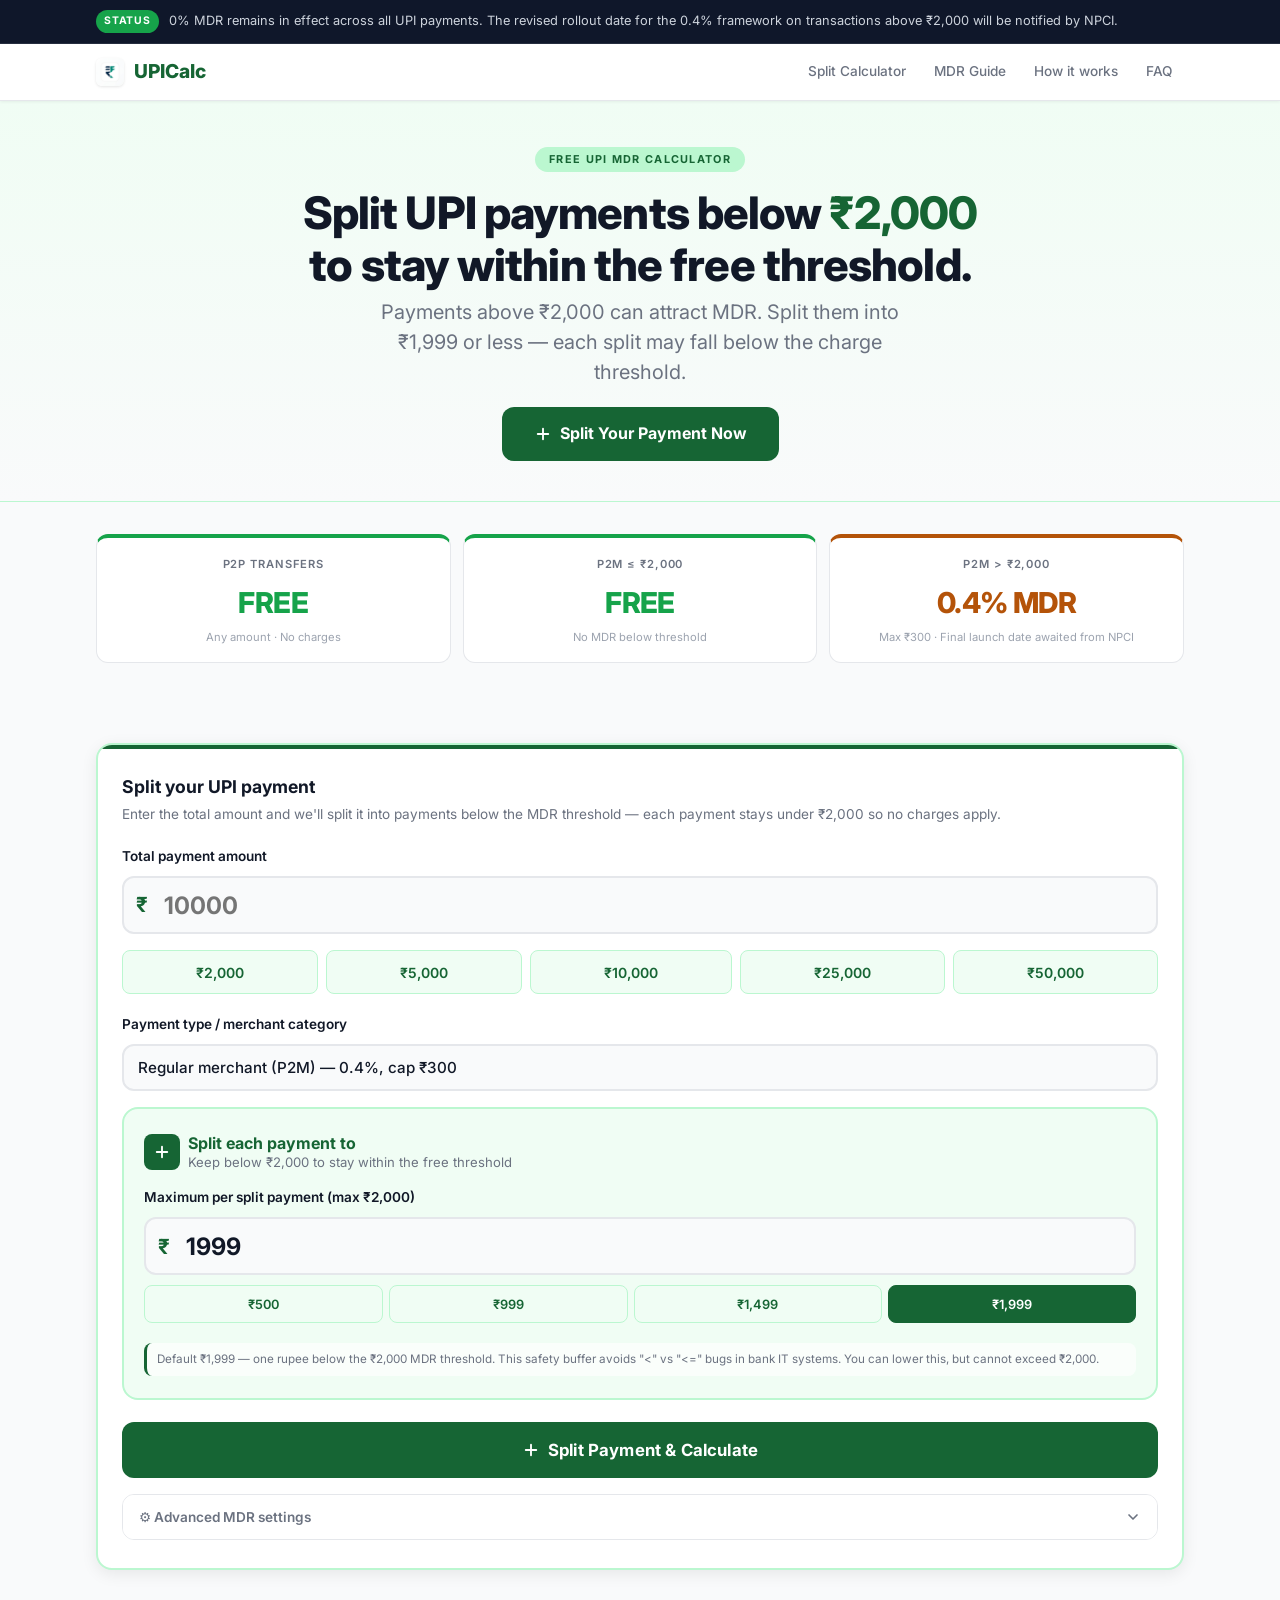
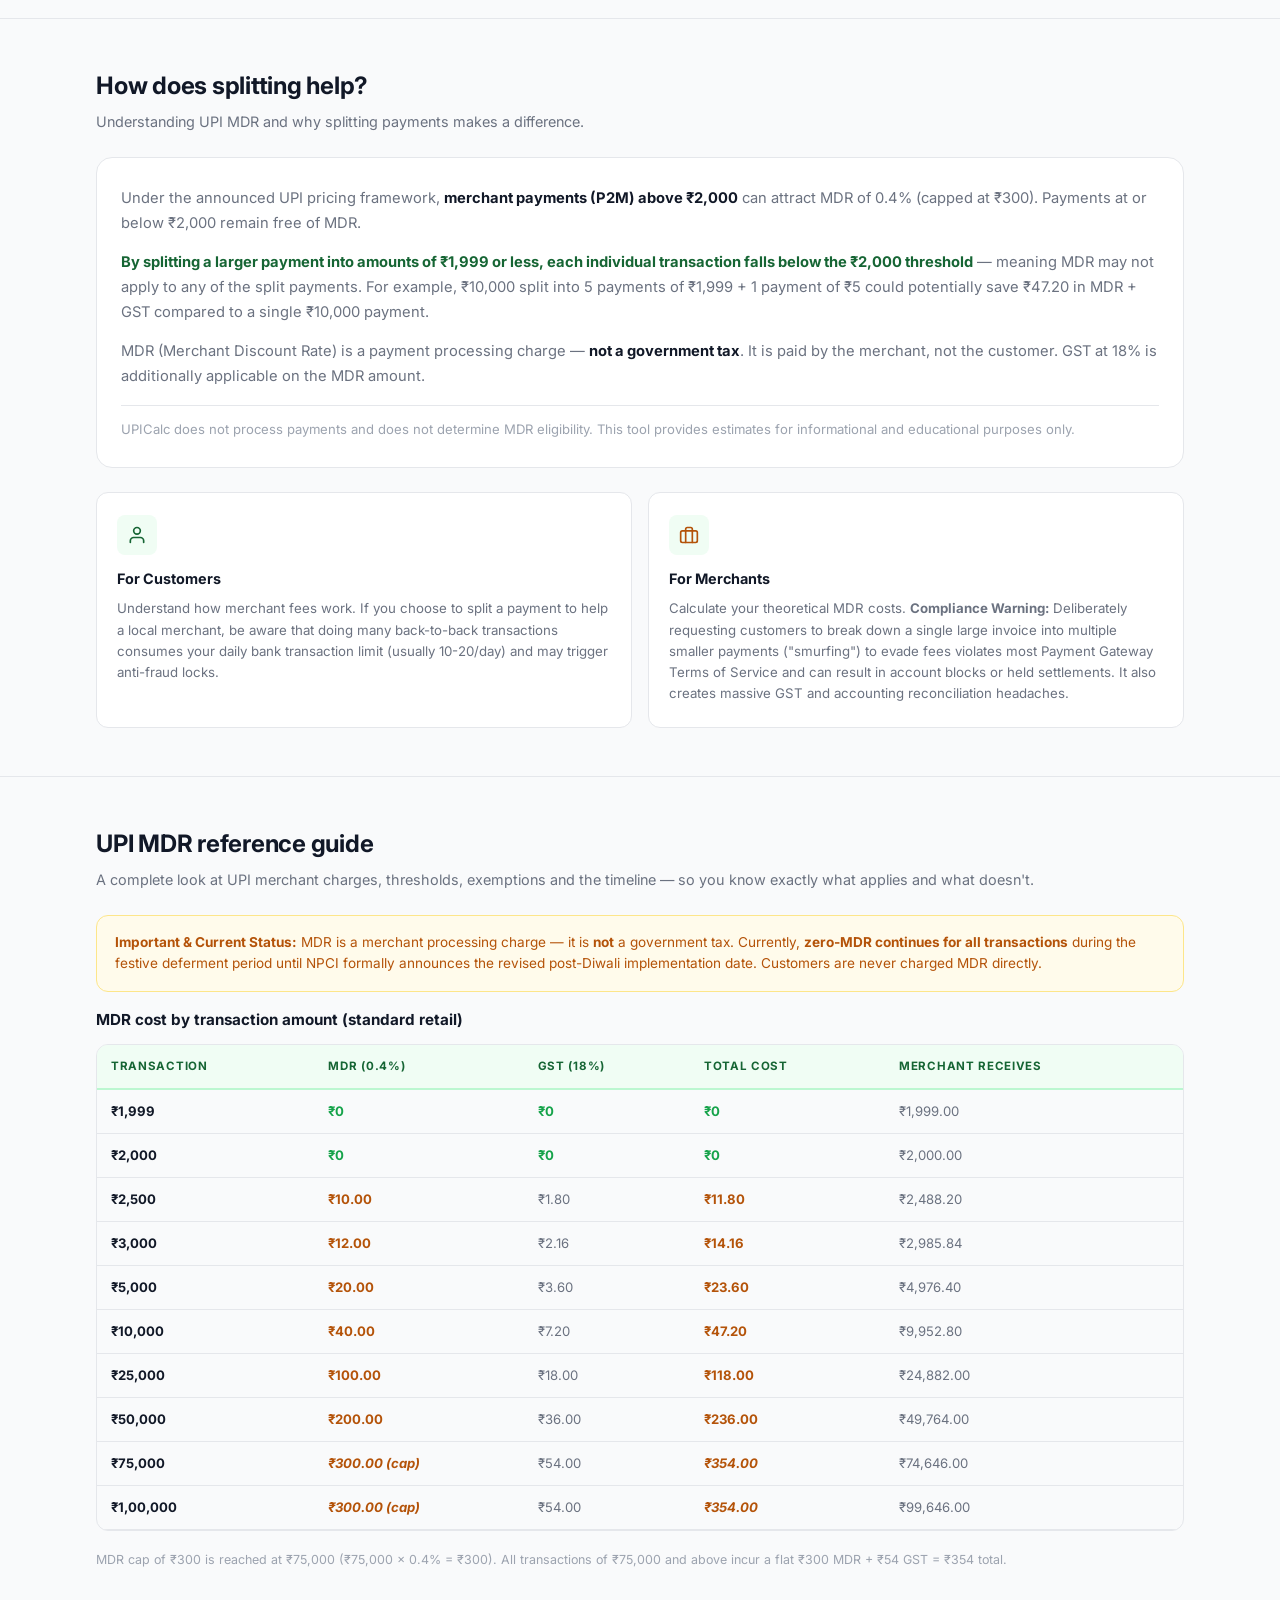
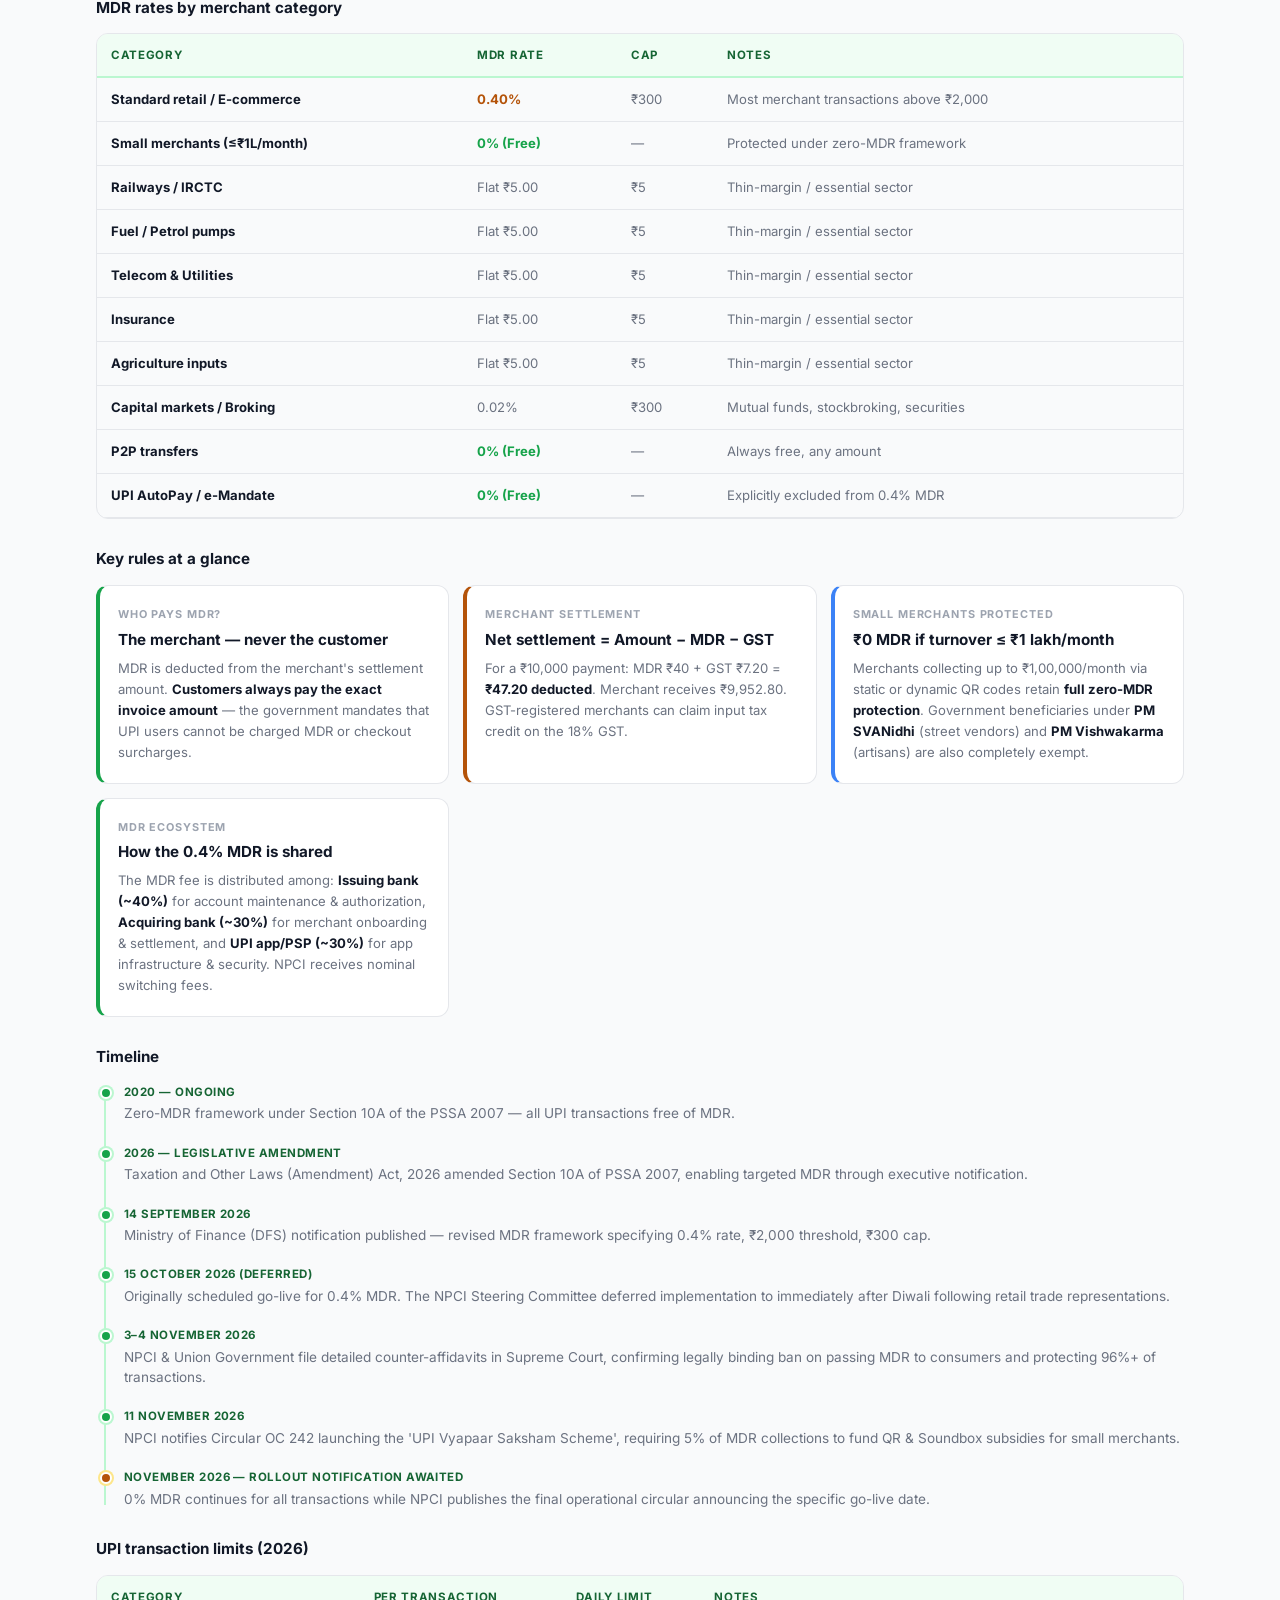
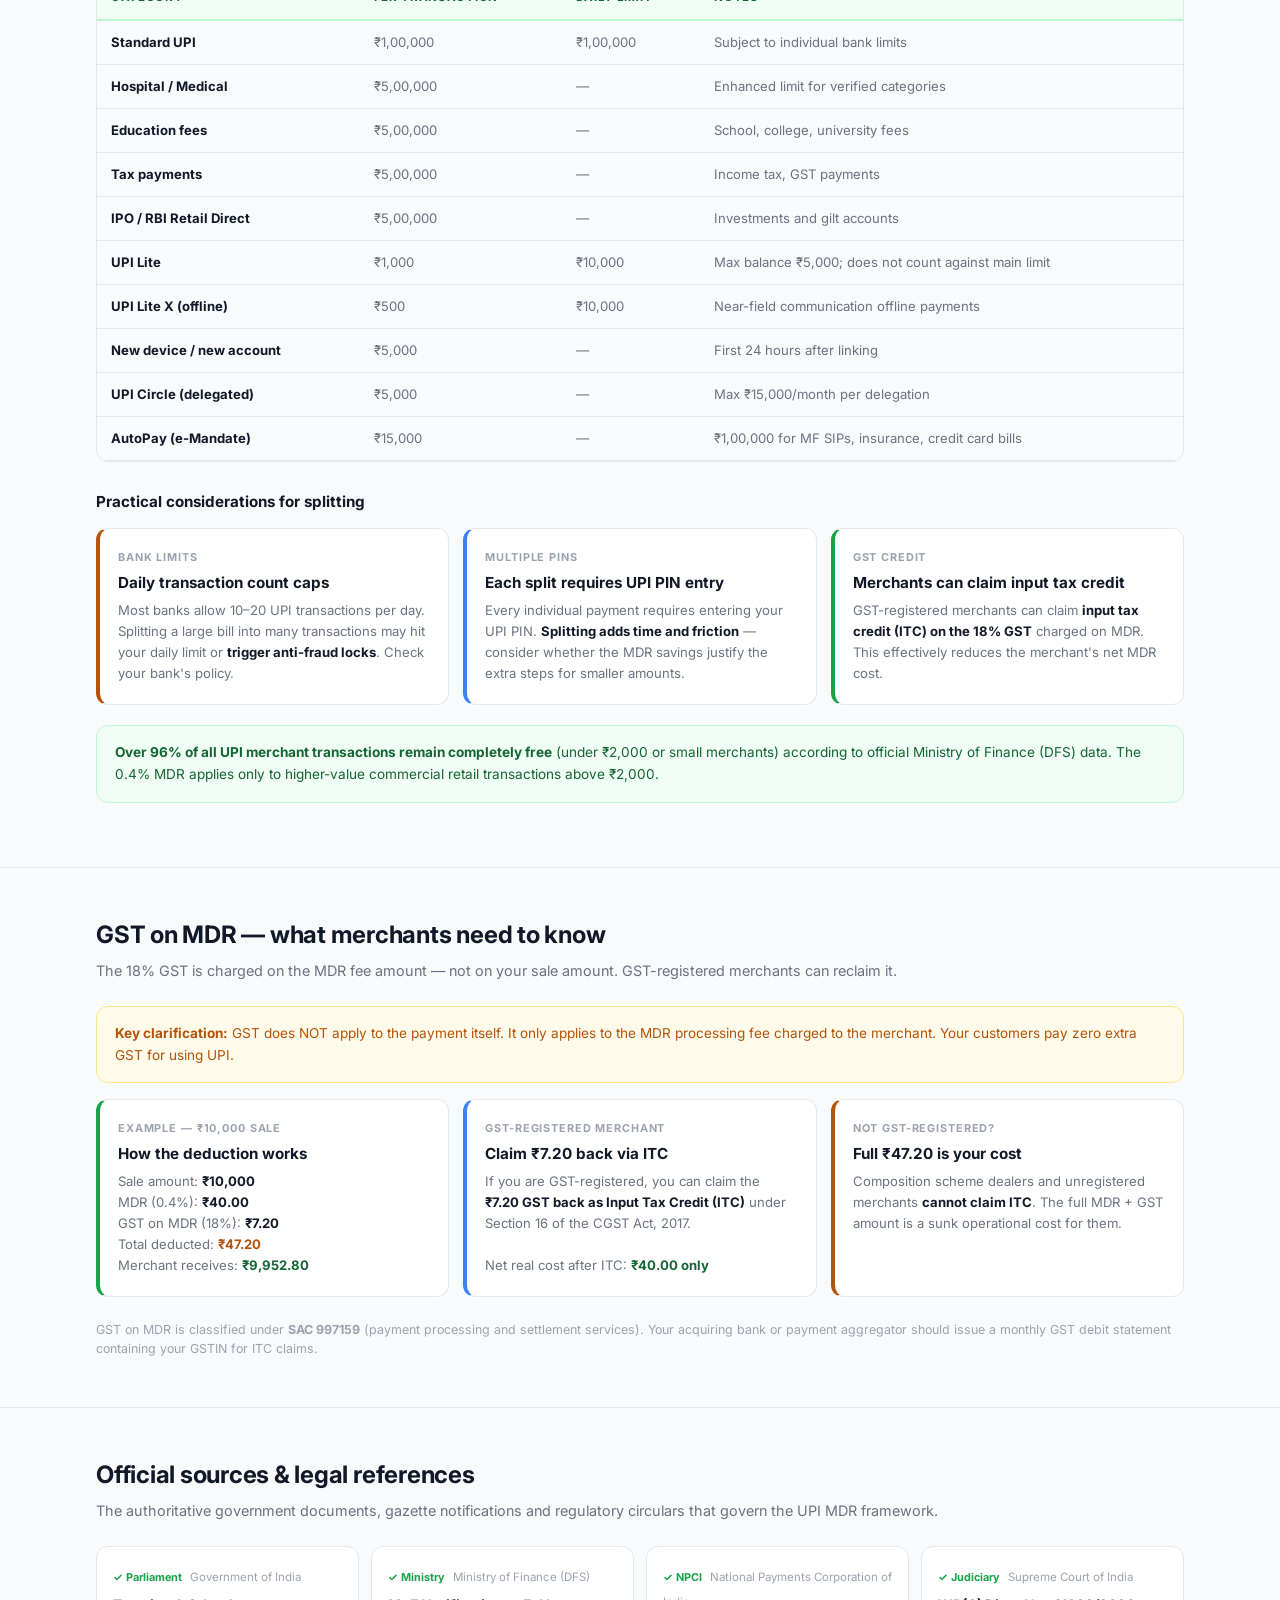
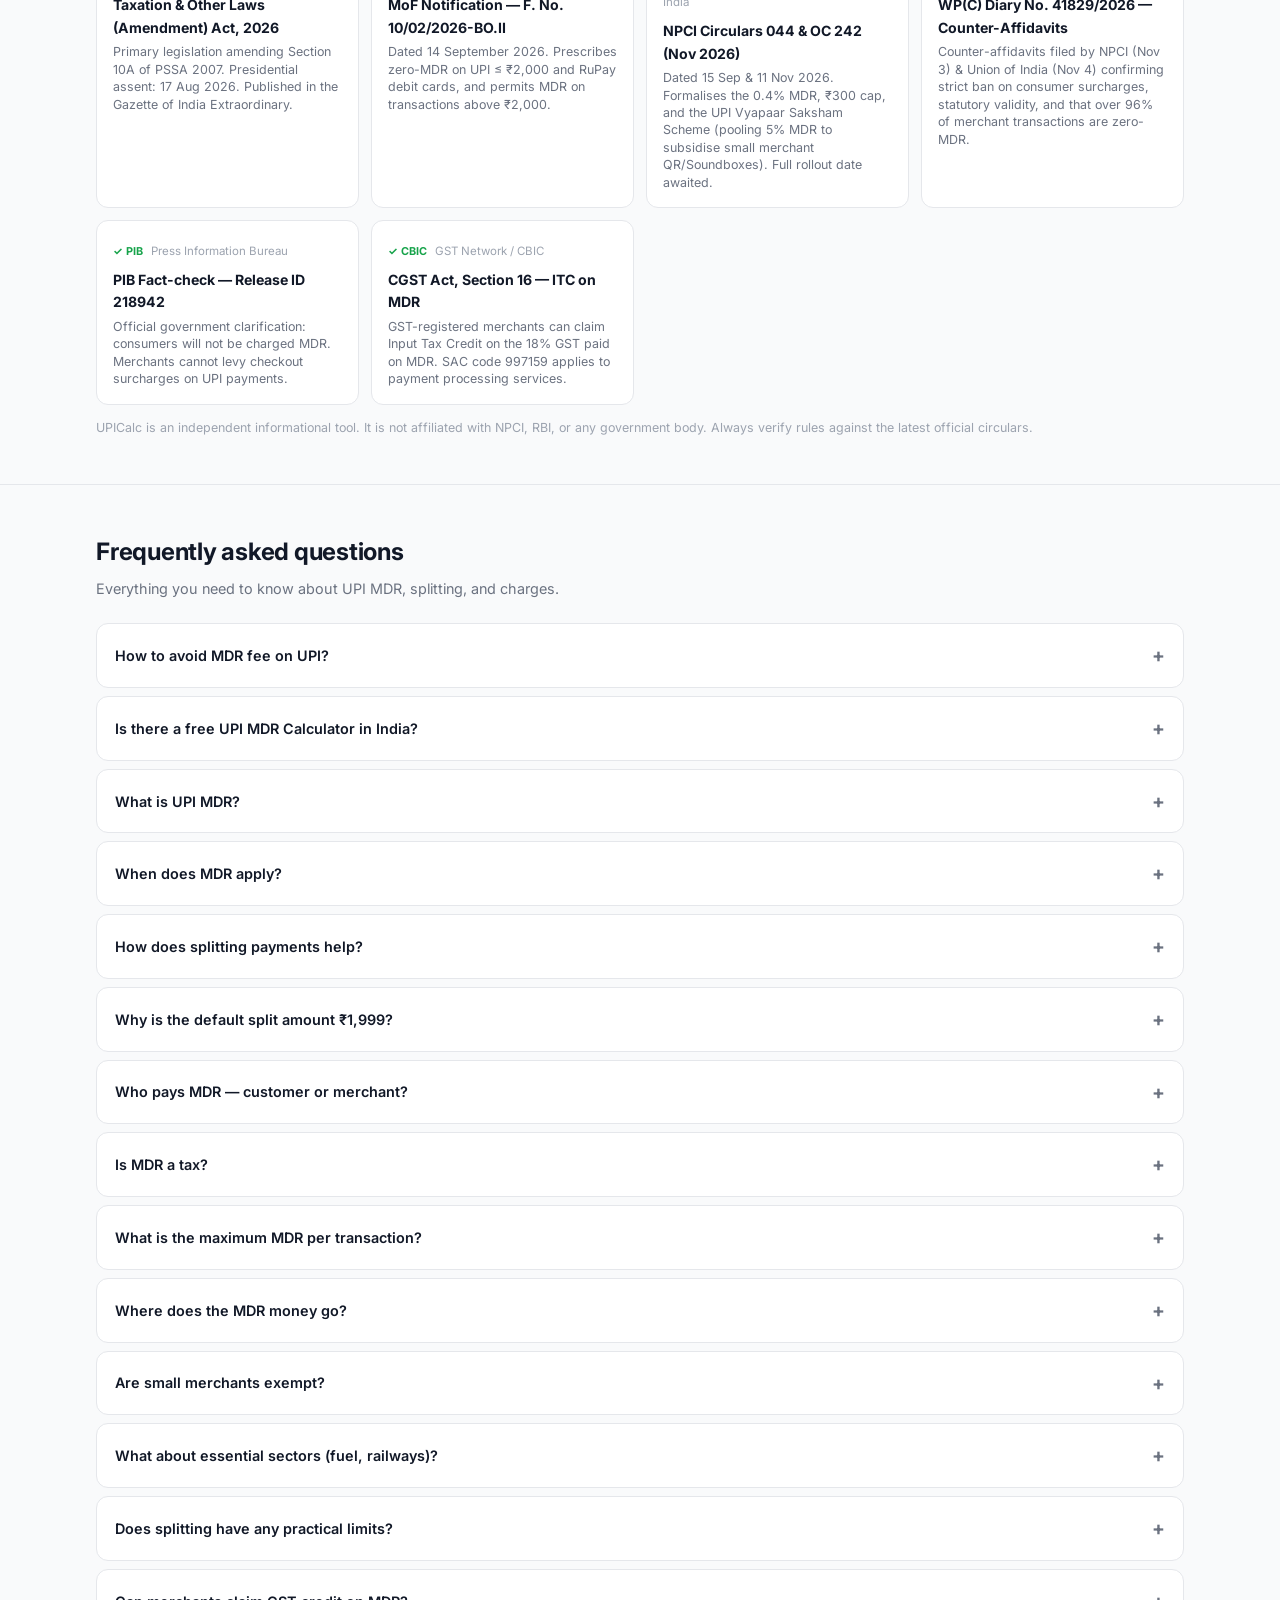
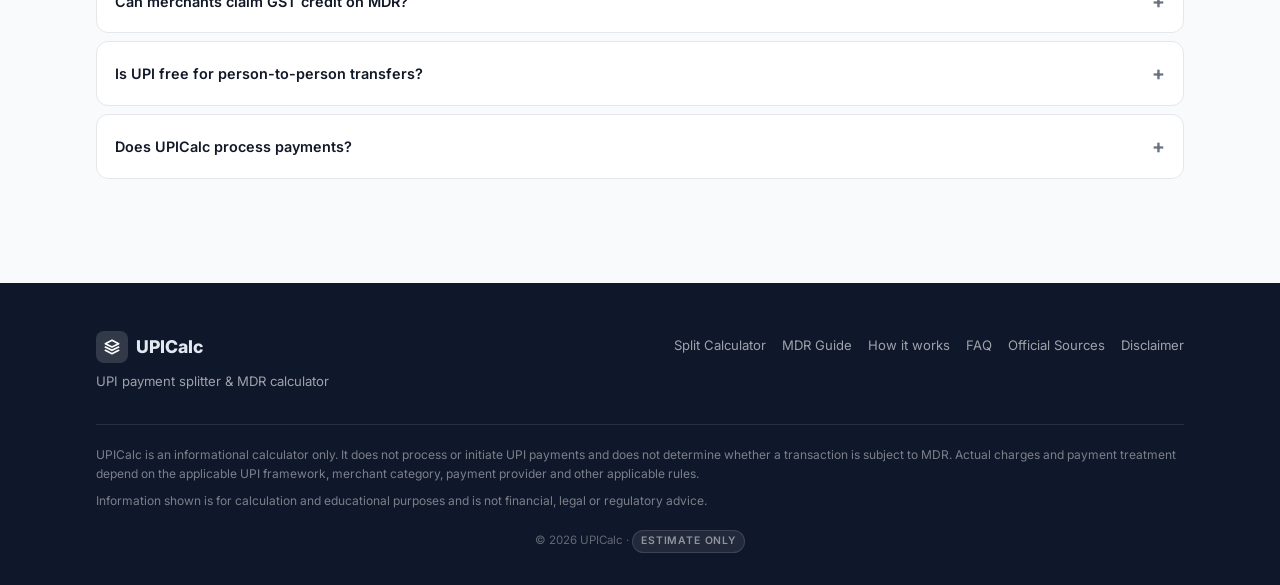
<file: index.html>
<!DOCTYPE html>
<html lang="en">
<head>
  <meta charset="UTF-8" />
  <meta name="viewport" content="width=device-width, initial-scale=1.0" />
  <title>UPICalc — Split UPI Payments Below ₹2,000 | MDR Calculator</title>
  <meta name="description" content="Calculate and split your UPI payments to stay under the ₹2,000 MDR threshold. Avoid merchant charges, calculate GST on MDR, and check the latest UPI rules." />
  <meta name="keywords" content="UPI split calculator, UPI MDR calculator, split payment below 2000, UPI charges calculator, UPI payment splitter, avoid UPI MDR, UPI rules 2026, GST on MDR" />
  
  <!-- Canonical URL (Crucial for SEO after moving to a custom domain) -->
  <link rel="canonical" href="https://upicalc.in/" />
  
  <!-- Open Graph / Facebook / WhatsApp -->
  <meta property="og:type" content="website" />
  <meta property="og:url" content="https://upicalc.in/" />
  <meta property="og:title" content="UPICalc — UPI Payment Splitter & MDR Calculator" />
  <meta property="og:description" content="Split UPI payments below ₹2,000 to avoid MDR charges. Free calculator for merchants and customers." />
  <meta property="og:image" content="https://upicalc.in/logo.png" />
  <meta property="og:locale" content="en_IN" />
  
  <!-- Twitter -->
  <meta name="twitter:card" content="summary" />
  <meta name="twitter:url" content="https://upicalc.in/" />
  <meta name="twitter:title" content="UPICalc — UPI Payment Splitter" />
  <meta name="twitter:description" content="Split UPI payments below ₹2,000 to avoid MDR charges. Free calculator." />
  <meta name="twitter:image" content="https://upicalc.in/logo.png" />
  
  <meta name="theme-color" content="#166534" />
  <meta name="robots" content="index, follow, max-snippet:-1, max-image-preview:large, max-video-preview:-1" />

  <!-- Favicons and App Icons for Google Search & Browsers -->
  <link rel="icon" href="/favicon.ico" sizes="48x48" />
  <link rel="icon" type="image/png" sizes="48x48" href="/favicon-48x48.png" />
  <link rel="icon" type="image/png" sizes="96x96" href="/favicon-96x96.png" />
  <link rel="icon" type="image/png" sizes="192x192" href="/favicon-192x192.png" />
  <link rel="apple-touch-icon" sizes="180x180" href="/apple-touch-icon.png" />
  <link rel="manifest" href="/site.webmanifest" />

  <!-- Structured Data: WebApplication & FAQPage Schema -->
  <script type="application/ld+json">
  {
    "@context": "https://schema.org",
    "@graph": [
      {
        "@type": "WebApplication",
        "@id": "https://upicalc.in/#app",
        "name": "UPICalc",
        "url": "https://upicalc.in/",
        "applicationCategory": "FinanceApplication",
        "operatingSystem": "All",
        "description": "Free Indian UPI MDR & Payment Split Calculator to stay below ₹2,000 threshold and estimate merchant processing fees.",
        "offers": {
          "@type": "Offer",
          "price": "0",
          "priceCurrency": "INR"
        },
        "author": {
          "@type": "Organization",
          "name": "UPICalc",
          "url": "https://upicalc.in/",
          "logo": {
            "@type": "ImageObject",
            "url": "https://upicalc.in/favicon-512x512.png",
            "width": 512,
            "height": 512
          }
        }
      },
      {
        "@type": "FAQPage",
        "@id": "https://upicalc.in/#faq",
        "mainEntity": [
          {
            "@type": "Question",
            "name": "How to avoid MDR fee on UPI?",
            "acceptedAnswer": {
              "@type": "Answer",
              "text": "The easiest way to avoid the MDR fee on UPI is to ensure the transaction amount is exactly ₹2,000 or less. If you have a large bill, you can split the payment into multiple chunks below the ₹2,000 threshold so each transaction stays within the zero-MDR rule."
            }
          },
          {
            "@type": "Question",
            "name": "Is there a free UPI MDR Calculator in India?",
            "acceptedAnswer": {
              "@type": "Answer",
              "text": "Yes, UPICalc is a completely free MDR calculator for Indian merchants and customers, calculating 0.4% fees, the ₹300 maximum cap, and 18% GST."
            }
          },
          {
            "@type": "Question",
            "name": "What is UPI MDR?",
            "acceptedAnswer": {
              "@type": "Answer",
              "text": "MDR (Merchant Discount Rate) is the commercial processing fee charged to merchants by payment aggregators and banks for UPI transactions. It is not a government tax."
            }
          },
          {
            "@type": "Question",
            "name": "When does MDR apply?",
            "acceptedAnswer": {
              "@type": "Answer",
              "text": "The 0.4% MDR applies to P2M transactions above ₹2,000. Transactions of ₹2,000 or below and all P2P transfers are permanently free."
            }
          },
          {
            "@type": "Question",
            "name": "Who pays MDR — customer or merchant?",
            "acceptedAnswer": {
              "@type": "Answer",
              "text": "The merchant always pays MDR through settlement deductions. Customers pay only the invoice amount without any extra surcharges."
            }
          }
        ]
      }
    ]
  }
  </script>

  <link rel="preconnect" href="https://fonts.googleapis.com" />
  <link rel="preconnect" href="https://fonts.gstatic.com" crossorigin />
  <link href="https://fonts.googleapis.com/css2?family=Inter:wght@400;500;600;700;800&display=swap" rel="stylesheet" />

  <link rel="stylesheet" href="styles.css" />
</head>
<body>

  <!-- ─── ANNOUNCEMENT BAR ────────────────────────────────────────── -->
  <div class="announce-bar" role="region" aria-label="Announcement">
    <div class="container announce-inner">
      <span class="announce-badge">Status</span>
      <span class="announce-text">0% MDR remains in effect across all UPI payments. The revised rollout date for the 0.4% framework on transactions above ₹2,000 will be notified by NPCI.</span>
    </div>
  </div>

  <!-- ─── HEADER ──────────────────────────────────────────────────── -->
  <header class="site-header" role="banner">
    <div class="container header-inner">
      <a href="#" class="logo" aria-label="UPICalc home">
        <img src="logo.png" alt="" width="28" height="28" style="border-radius: 6px; box-shadow: 0 1px 3px rgba(0,0,0,0.1); margin-right: 2px;" aria-hidden="true" />
        UPICalc
      </a>
      <nav class="site-nav" aria-label="Main navigation">
        <a href="#calculator">Split Calculator</a>
        <a href="#mdr-guide">MDR Guide</a>
        <a href="#how-it-works">How it works</a>
        <a href="#faq">FAQ</a>
      </nav>
      <button class="hamburger" aria-label="Toggle menu" aria-expanded="false" aria-controls="mobile-menu" onclick="toggleMenu(this)"><span></span><span></span><span></span></button>
    </div>
    <nav id="mobile-menu" class="mobile-menu" aria-label="Mobile navigation">
      <a href="#calculator" onclick="closeMobileMenu()">Split Calculator</a>
      <a href="#mdr-guide" onclick="closeMobileMenu()">MDR Guide</a>
      <a href="#how-it-works" onclick="closeMobileMenu()">How it works</a>
      <a href="#faq" onclick="closeMobileMenu()">FAQ</a>
    </nav>
  </header>

  <main id="main-content">

    <!-- ─── HERO ──────────────────────────────────────────────────── -->
    <section class="hero" aria-labelledby="hero-heading">
      <div class="container">
        <span class="hero-eyebrow">FREE UPI MDR CALCULATOR</span>
        <h1 id="hero-heading">Split UPI payments below <em>₹2,000</em><br>to stay within the free threshold.</h1>
        <p class="hero-sub">Payments above ₹2,000 can attract MDR. Split them into ₹1,999 or less — each split may fall below the charge threshold.</p>
        <a href="#calculator" class="hero-cta">
          <svg width="18" height="18" viewBox="0 0 24 24" fill="none" stroke="currentColor" stroke-width="2.5" stroke-linecap="round" stroke-linejoin="round" aria-hidden="true"><line x1="12" y1="5" x2="12" y2="19"/><line x1="5" y1="12" x2="19" y2="12"/></svg>
          Split Your Payment Now
        </a>
      </div>
    </section>

    <!-- ─── STATUS STRIP ──────────────────────────────────────────── -->
    <div class="status-strip">
      <div class="container">
        <div class="status-grid">
          <div class="status-card">
            <div class="status-card-label">P2P Transfers</div>
            <div class="status-card-value free">FREE</div>
            <div class="status-card-note">Any amount · No charges</div>
          </div>
          <div class="status-card">
            <div class="status-card-label">P2M ≤ ₹2,000</div>
            <div class="status-card-value free">FREE</div>
            <div class="status-card-note">No MDR below threshold</div>
          </div>
          <div class="status-card warn">
            <div class="status-card-label">P2M > ₹2,000</div>
            <div class="status-card-value charge">0.4% MDR</div>
            <div class="status-card-note">Max ₹300 · Final launch date awaited from NPCI</div>
          </div>
        </div>
      </div>
    </div>

    <!-- ─── CALCULATOR ────────────────────────────────────────────── -->
    <section class="section" id="calculator" aria-labelledby="calc-heading">
      <div class="container">

        <div class="calc-card">
          <h2 class="card-title" id="calc-heading">Split your UPI payment</h2>
          <p class="card-subtitle">Enter the total amount and we'll split it into payments below the MDR threshold — each payment stays under ₹2,000 so no charges apply.</p>

          <!-- Amount -->
          <div class="input-group">
            <label class="input-label" for="payment-amount">Total payment amount</label>
            <div class="input-wrap">
              <span class="input-prefix" aria-hidden="true">₹</span>
              <input type="number" id="payment-amount" class="amount-input" placeholder="10000" min="0" step="0.01" inputmode="decimal" autocomplete="off" aria-describedby="amount-error" />
            </div>
            <p id="amount-error" class="input-error" role="alert" aria-live="polite"></p>
          </div>

          <!-- Quick-select amounts -->
          <div class="quick-select" role="group" aria-label="Quick amount selection">
            <button class="quick-btn" type="button" onclick="setAmount(2000)">₹2,000</button>
            <button class="quick-btn" type="button" onclick="setAmount(5000)">₹5,000</button>
            <button class="quick-btn" type="button" onclick="setAmount(10000)">₹10,000</button>
            <button class="quick-btn" type="button" onclick="setAmount(25000)">₹25,000</button>
            <button class="quick-btn" type="button" onclick="setAmount(50000)">₹50,000</button>
          </div>

          <!-- Payment Type -->
          <div class="input-group" style="margin-top:4px;">
            <label class="input-label" for="payment-type">Payment type / merchant category</label>
            <select id="payment-type" class="amount-input" style="padding-left:14px;cursor:pointer;font-size:0.95rem;font-weight:500;height:auto;padding-top:12px;padding-bottom:12px;" onchange="onPaymentTypeChange()">
              <option value="p2m">Regular merchant (P2M) — 0.4%, cap ₹300</option>
              <option value="capital">Capital market / Broking / Mutual Fund — 0.02%, cap ₹300</option>
              <option value="special">Special sector (Fuel / Railways / Telecom / Utilities) — Flat ₹5</option>
              <option value="small">Small merchant (≤ ₹1 lakh/month) — 0% FREE</option>
              <option value="p2p">P2P transfer (person to person) — 0% FREE</option>
            </select>
            <p id="payment-type-notice" style="font-size:.78rem;margin-top:6px;line-height:1.5;padding:8px 12px;border-radius:6px;display:none;"></p>
          </div>

          <!-- ─── SPLIT AMOUNT (hero feature) ─────────────────────── -->
          <div class="split-box">
            <div class="split-box-header">
              <span class="split-box-icon" aria-hidden="true">
                <svg width="18" height="18" viewBox="0 0 24 24" fill="none" stroke="#fff" stroke-width="2.5" stroke-linecap="round" stroke-linejoin="round"><line x1="12" y1="5" x2="12" y2="19"/><line x1="5" y1="12" x2="19" y2="12"/></svg>
              </span>
              <div>
                <div class="split-box-title">Split each payment to</div>
                <div class="split-box-desc">Keep below ₹2,000 to stay within the free threshold</div>
              </div>
            </div>
            <div class="input-group" style="margin-bottom:8px;">
              <label class="input-label" for="max-payment">Maximum per split payment (max ₹2,000)</label>
              <div class="input-wrap">
                <span class="input-prefix" aria-hidden="true">₹</span>
                <input type="number" id="max-payment" class="amount-input" value="1999" min="1" max="1999.99" step="0.01" inputmode="decimal" autocomplete="off" aria-describedby="max-payment-error" />
              </div>
              <p id="max-payment-error" class="input-error" role="alert" aria-live="polite"></p>
            </div>
            <div class="quick-select split-quick" role="group" aria-label="Quick split amount selection">
              <button class="quick-btn" type="button" onclick="setSplitAmount(500)">₹500</button>
              <button class="quick-btn" type="button" onclick="setSplitAmount(999)">₹999</button>
              <button class="quick-btn" type="button" onclick="setSplitAmount(1499)">₹1,499</button>
              <button class="quick-btn active" type="button" onclick="setSplitAmount(1999)">₹1,999</button>
            </div>
            <p class="split-hint">
              Default ₹1,999 — one rupee below the ₹2,000 MDR threshold. This safety buffer avoids "<" vs "<=" bugs in bank IT systems. You can lower this, but cannot exceed ₹2,000.
            </p>
          </div>

          <!-- Calculate -->
          <button class="btn-primary" type="button" onclick="calculate()" aria-label="Split payment and calculate MDR">
            <svg width="18" height="18" viewBox="0 0 24 24" fill="none" stroke="currentColor" stroke-width="2.5" stroke-linecap="round" stroke-linejoin="round" aria-hidden="true"><line x1="12" y1="5" x2="12" y2="19"/><line x1="5" y1="12" x2="19" y2="12"/></svg>
            Split Payment &amp; Calculate
          </button>

          <!-- Settings -->
          <div class="accordion">
            <button class="accordion-trigger" type="button" aria-expanded="false" aria-controls="settings-body" onclick="toggleAccordion(this,'settings-body')">
              <span>⚙ Advanced MDR settings</span>
              <svg width="16" height="16" viewBox="0 0 24 24" fill="none" stroke="currentColor" stroke-width="2.5" stroke-linecap="round" stroke-linejoin="round" aria-hidden="true"><polyline points="6 9 12 15 18 9"/></svg>
            </button>
            <div id="settings-body" class="accordion-body" role="region" aria-label="MDR settings">
              <div class="settings-grid">
                <div class="settings-item"><label for="mdr-rate">MDR rate</label><div class="input-wrap"><input type="number" id="mdr-rate" class="small-input" value="0.4" min="0" max="100" step="0.01" inputmode="decimal" style="padding-left:14px;padding-right:32px" /><span class="pct-suffix">%</span></div></div>
                <div class="settings-item"><label for="mdr-threshold">Threshold</label><div class="input-wrap"><span class="small-input-prefix" aria-hidden="true">₹</span><input type="number" id="mdr-threshold" class="small-input" value="2000" min="0" step="1" inputmode="decimal" /></div></div>
                <div class="settings-item"><label for="mdr-cap">MDR cap</label><div class="input-wrap"><span class="small-input-prefix" aria-hidden="true">₹</span><input type="number" id="mdr-cap" class="small-input" value="300" min="0" step="1" inputmode="decimal" /></div></div>
                <div class="settings-item"><label for="gst-rate">GST on MDR</label><div class="input-wrap"><input type="number" id="gst-rate" class="small-input" value="18" min="0" max="100" step="0.01" inputmode="decimal" style="padding-left:14px;padding-right:32px" /><span class="pct-suffix">%</span></div></div>
              </div>
              <p class="settings-note">Default values reflect the announced UPI P2M pricing framework. Adjust to model different scenarios.</p>
            </div>
          </div>
        </div>

        <!-- ━━━ RESULTS ━━━━━━━━━━━━━━━━━━━━━━━━━━━━━━━━━━━━━━━━━━━━ -->
        <div id="results-area" aria-live="polite" aria-label="Calculation results">

          <!-- Below threshold -->
          <div id="below-threshold" class="below-threshold-card" style="display:none">
            <div class="scenario-cost" id="bt-amount">₹0</div>
            <p class="below-threshold-note" id="bt-note">✓ This amount is already at or below the ₹2,000 threshold — no MDR applies, no split needed!</p>
          </div>

          <!-- Comparison -->
          <div id="comparison-section" style="display:none">
            <div class="compare-hero">
              <div class="scenario-card single">
                <div class="scenario-badge badge-warning">⚠ MDR Applies</div>
                <p class="scenario-cost-label">Without splitting — estimated merchant cost</p>
                <div class="scenario-cost" id="single-cost">₹47.20</div>
                <div class="scenario-row"><span class="scenario-row-label">Payment</span><span class="scenario-row-value" id="single-amount">₹10,000</span></div>
                <div class="scenario-row"><span class="scenario-row-label">MDR (0.4%)</span><span class="scenario-row-value" id="single-mdr">₹40</span></div>
                <div class="scenario-row"><span class="scenario-row-label">GST on MDR</span><span class="scenario-row-value" id="single-gst">₹7.20</span></div>
              </div>
              <div class="scenario-card split">
                <div class="scenario-badge badge-success">✓ Below ₹2,000</div>
                <p class="scenario-cost-label">With splitting — each payment under threshold</p>
                <div class="scenario-cost" id="split-cost">₹0</div>
                <div class="scenario-row"><span class="scenario-row-label">Total</span><span class="scenario-row-value" id="split-total-val">₹10,000</span></div>
                <div class="scenario-row"><span class="scenario-row-label">Payments</span><span class="scenario-row-value" id="split-count-val">6</span></div>
                <div class="scenario-row"><span class="scenario-row-label">Per payment MDR</span><span class="scenario-row-value" id="split-each-mdr">₹0</span></div>
              </div>
            </div>

            <div class="savings-callout" id="savings-callout">
              <p class="savings-label">Potential estimated difference by splitting</p>
              <p class="savings-amount" id="savings-amount">₹47.20</p>
              <p class="savings-sub" id="savings-sub">Each payment stays below ₹2,000 — within the free threshold</p>
              <p class="savings-note">Actual MDR treatment depends on the applicable UPI framework, merchant category and payment provider. This is an illustrative estimate.</p>
            </div>
          </div>

          <!-- Split breakdown -->
          <div id="split-breakdown" style="display:none">
            <h3 class="split-section-title">
              <svg width="16" height="16" viewBox="0 0 24 24" fill="none" stroke="var(--green-deep)" stroke-width="2.5" stroke-linecap="round" stroke-linejoin="round" aria-hidden="true"><line x1="12" y1="5" x2="12" y2="19"/><line x1="5" y1="12" x2="19" y2="12"/></svg>
              Payment split breakdown
            </h3>
            <div class="split-summary" role="group" aria-label="Split summary">
              <div class="split-stat"><div class="split-stat-value" id="sr-total">—</div><div class="split-stat-label">Total</div></div>
              <div class="split-stat"><div class="split-stat-value" id="sr-max">—</div><div class="split-stat-label">Max per payment</div></div>
              <div class="split-stat"><div class="split-stat-value" id="sr-count">—</div><div class="split-stat-label">Payments</div></div>
            </div>
            <div class="split-list" id="split-list" role="list" aria-label="Individual payments"></div>
            
            <div class="info-box warn" style="margin-top:20px;margin-bottom:20px;">
              <h4 style="margin:0 0 8px 0;font-size:.9rem;color:var(--orange-text);">⚠ Important Compliance & Limit Warning</h4>
              <ul style="margin:0;padding-left:18px;font-size:.85rem;line-height:1.5;color:var(--orange-text);">
                <li style="margin-bottom:6px;"><strong>Merchant Risk ("Smurfing"):</strong> Deliberately requesting customers to break down a single large invoice into multiple smaller payments to evade fees violates most Payment Gateway Terms of Service (Razorpay, PhonePe, etc.) and can result in account blocks or held settlements. It also creates a massive reconciliation headache for merchant accounting and GST filing.</li>
                <li><strong>Customer Risk (Daily Limits):</strong> Customers have strict daily UPI transaction count limits (usually 10-20 transactions per day per bank account). Splitting a large bill into many small payments can exhaust this limit, leaving them unable to make other payments later in the day.</li>
              </ul>
            </div>

            <div class="share-bar">
              <button class="btn-secondary" type="button" onclick="copyResult()"><svg width="14" height="14" viewBox="0 0 24 24" fill="none" stroke="currentColor" stroke-width="2.2" stroke-linecap="round" stroke-linejoin="round" aria-hidden="true"><rect x="9" y="9" width="13" height="13" rx="2"/><path d="M5 15H4a2 2 0 0 1-2-2V4a2 2 0 0 1 2-2h9a2 2 0 0 1 2 2v1"/></svg>Copy result</button>
              <button class="btn-secondary" type="button" onclick="shareResult()"><svg width="14" height="14" viewBox="0 0 24 24" fill="none" stroke="currentColor" stroke-width="2.2" stroke-linecap="round" stroke-linejoin="round" aria-hidden="true"><circle cx="18" cy="5" r="3"/><circle cx="6" cy="12" r="3"/><circle cx="18" cy="19" r="3"/><line x1="8.59" y1="13.51" x2="15.42" y2="17.49"/><line x1="15.41" y1="6.51" x2="8.59" y2="10.49"/></svg>Share</button>
              <span class="copy-confirm" id="copy-confirm" role="status" aria-live="polite">✓ Copied!</span>
            </div>

            <p class="info-note"><strong>Note:</strong> Actual MDR treatment of multiple transactions depends on the applicable UPI framework, merchant category and payment provider. This is an illustrative calculation based on configured assumptions.</p>

            <div style="margin-top:14px;text-align:right">
              <button class="btn-ghost" type="button" onclick="resetCalculator()"><svg width="12" height="12" viewBox="0 0 24 24" fill="none" stroke="currentColor" stroke-width="2.5" stroke-linecap="round" stroke-linejoin="round" aria-hidden="true"><path d="M3 12a9 9 0 1 0 9-9 9.75 9.75 0 0 0-6.74 2.74L3 8"/><path d="M3 3v5h5"/></svg>Reset</button>
            </div>
          </div>
        </div>

      </div>
    </section>

    <!-- ─── HOW IT WORKS ──────────────────────────────────────────── -->
    <section class="section" id="how-it-works" aria-labelledby="why-heading">
      <div class="container">
        <h2 class="section-heading" id="why-heading">How does splitting help?</h2>
        <p class="section-sub">Understanding UPI MDR and why splitting payments makes a difference.</p>

        <div style="background:var(--surface);border:1px solid var(--border);border-radius:var(--r-lg);padding:28px 24px;">
          <p style="font-size:.92rem;color:var(--text-muted);line-height:1.7;margin-bottom:14px">
            Under the announced UPI pricing framework, <strong style="color:var(--text)">merchant payments (P2M) above ₹2,000</strong> can attract MDR of 0.4% (capped at ₹300). Payments at or below ₹2,000 remain free of MDR.
          </p>
          <p style="font-size:.92rem;color:var(--text-muted);line-height:1.7;margin-bottom:14px">
            <strong style="color:var(--green-deep)">By splitting a larger payment into amounts of ₹1,999 or less, each individual transaction falls below the ₹2,000 threshold</strong> — meaning MDR may not apply to any of the split payments. For example, ₹10,000 split into 5 payments of ₹1,999 + 1 payment of ₹5 could potentially save ₹47.20 in MDR + GST compared to a single ₹10,000 payment.
          </p>
          <p style="font-size:.92rem;color:var(--text-muted);line-height:1.7;margin-bottom:14px">
            MDR (Merchant Discount Rate) is a payment processing charge — <strong style="color:var(--text)">not a government tax</strong>. It is paid by the merchant, not the customer. GST at 18% is additionally applicable on the MDR amount.
          </p>
          <p style="font-size:.82rem;color:var(--text-light);border-top:1px solid var(--border);margin-top:16px;padding-top:14px;line-height:1.5">
            UPICalc does not process payments and does not determine MDR eligibility. This tool provides estimates for informational and educational purposes only.
          </p>
        </div>

        <div class="audience-grid" style="margin-top:24px">
          <div class="audience-card">
            <div class="audience-icon" aria-hidden="true"><svg width="20" height="20" viewBox="0 0 24 24" fill="none" stroke="var(--green-deep)" stroke-width="2" stroke-linecap="round" stroke-linejoin="round"><path d="M20 21v-2a4 4 0 0 0-4-4H8a4 4 0 0 0-4 4v2"/><circle cx="12" cy="7" r="4"/></svg></div>
            <h3 class="audience-title">For Customers</h3>
            <p class="audience-desc">Understand how merchant fees work. If you choose to split a payment to help a local merchant, be aware that doing many back-to-back transactions consumes your daily bank transaction limit (usually 10-20/day) and may trigger anti-fraud locks.</p>
          </div>
          <div class="audience-card">
            <div class="audience-icon" aria-hidden="true"><svg width="20" height="20" viewBox="0 0 24 24" fill="none" stroke="var(--orange-text)" stroke-width="2" stroke-linecap="round" stroke-linejoin="round"><rect x="2" y="7" width="20" height="14" rx="2"/><path d="M16 21V5a2 2 0 0 0-2-2h-4a2 2 0 0 0-2 2v16"/></svg></div>
            <h3 class="audience-title">For Merchants</h3>
            <p class="audience-desc">Calculate your theoretical MDR costs. <strong>Compliance Warning:</strong> Deliberately requesting customers to break down a single large invoice into multiple smaller payments ("smurfing") to evade fees violates most Payment Gateway Terms of Service and can result in account blocks or held settlements. It also creates massive GST and accounting reconciliation headaches.</p>
          </div>
        </div>
      </div>
    </section>

    <!-- ─── MDR REFERENCE GUIDE ───────────────────────────────────── -->
    <section class="section" id="mdr-guide" aria-labelledby="mdr-heading">
      <div class="container">
        <h2 class="section-heading" id="mdr-heading">UPI MDR reference guide</h2>
        <p class="section-sub">A complete look at UPI merchant charges, thresholds, exemptions and the timeline — so you know exactly what applies and what doesn't.</p>

        <div class="info-box warning">
          <strong>Important &amp; Current Status:</strong> MDR is a merchant processing charge — it is <strong>not</strong> a government tax. Currently, <strong>zero-MDR continues for all transactions</strong> during the festive deferment period until NPCI formally announces the revised post-Diwali implementation date. Customers are never charged MDR directly.
        </div>

        <!-- MDR Reference Table -->
        <h3 style="font-size:.95rem;font-weight:700;margin-bottom:12px;color:var(--text)">MDR cost by transaction amount (standard retail)</h3>
        <div class="data-table-wrap">
          <table class="data-table" aria-label="MDR reference table">
            <thead>
              <tr>
                <th>Transaction</th>
                <th>MDR (0.4%)</th>
                <th>GST (18%)</th>
                <th>Total cost</th>
                <th>Merchant receives</th>
              </tr>
            </thead>
            <tbody>
              <tr><td class="td-amount">₹1,999</td><td class="td-free">₹0</td><td class="td-free">₹0</td><td class="td-free">₹0</td><td>₹1,999.00</td></tr>
              <tr><td class="td-amount">₹2,000</td><td class="td-free">₹0</td><td class="td-free">₹0</td><td class="td-free">₹0</td><td>₹2,000.00</td></tr>
              <tr><td class="td-amount">₹2,500</td><td class="td-charge">₹10.00</td><td>₹1.80</td><td class="td-charge">₹11.80</td><td>₹2,488.20</td></tr>
              <tr><td class="td-amount">₹3,000</td><td class="td-charge">₹12.00</td><td>₹2.16</td><td class="td-charge">₹14.16</td><td>₹2,985.84</td></tr>
              <tr><td class="td-amount">₹5,000</td><td class="td-charge">₹20.00</td><td>₹3.60</td><td class="td-charge">₹23.60</td><td>₹4,976.40</td></tr>
              <tr><td class="td-amount">₹10,000</td><td class="td-charge">₹40.00</td><td>₹7.20</td><td class="td-charge">₹47.20</td><td>₹9,952.80</td></tr>
              <tr><td class="td-amount">₹25,000</td><td class="td-charge">₹100.00</td><td>₹18.00</td><td class="td-charge">₹118.00</td><td>₹24,882.00</td></tr>
              <tr><td class="td-amount">₹50,000</td><td class="td-charge">₹200.00</td><td>₹36.00</td><td class="td-charge">₹236.00</td><td>₹49,764.00</td></tr>
              <tr><td class="td-amount">₹75,000</td><td class="td-cap">₹300.00 (cap)</td><td>₹54.00</td><td class="td-cap">₹354.00</td><td>₹74,646.00</td></tr>
              <tr><td class="td-amount">₹1,00,000</td><td class="td-cap">₹300.00 (cap)</td><td>₹54.00</td><td class="td-cap">₹354.00</td><td>₹99,646.00</td></tr>
            </tbody>
          </table>
        </div>
        <p style="font-size:.78rem;color:var(--text-light);margin-bottom:28px;line-height:1.4">MDR cap of ₹300 is reached at ₹75,000 (₹75,000 × 0.4% = ₹300). All transactions of ₹75,000 and above incur a flat ₹300 MDR + ₹54 GST = ₹354 total.</p>

        <!-- MDR by category -->
        <h3 style="font-size:.95rem;font-weight:700;margin-bottom:12px;color:var(--text)">MDR rates by merchant category</h3>
        <div class="data-table-wrap">
          <table class="data-table" aria-label="MDR by merchant category">
            <thead>
              <tr>
                <th>Category</th>
                <th>MDR rate</th>
                <th>Cap</th>
                <th>Notes</th>
              </tr>
            </thead>
            <tbody>
              <tr><td class="td-amount">Standard retail / E-commerce</td><td class="td-charge">0.40%</td><td>₹300</td><td>Most merchant transactions above ₹2,000</td></tr>
              <tr><td class="td-amount">Small merchants (≤₹1L/month)</td><td class="td-free">0% (Free)</td><td>—</td><td>Protected under zero-MDR framework</td></tr>
              <tr><td class="td-amount">Railways / IRCTC</td><td>Flat ₹5.00</td><td>₹5</td><td>Thin-margin / essential sector</td></tr>
              <tr><td class="td-amount">Fuel / Petrol pumps</td><td>Flat ₹5.00</td><td>₹5</td><td>Thin-margin / essential sector</td></tr>
              <tr><td class="td-amount">Telecom &amp; Utilities</td><td>Flat ₹5.00</td><td>₹5</td><td>Thin-margin / essential sector</td></tr>
              <tr><td class="td-amount">Insurance</td><td>Flat ₹5.00</td><td>₹5</td><td>Thin-margin / essential sector</td></tr>
              <tr><td class="td-amount">Agriculture inputs</td><td>Flat ₹5.00</td><td>₹5</td><td>Thin-margin / essential sector</td></tr>
              <tr><td class="td-amount">Capital markets / Broking</td><td>0.02%</td><td>₹300</td><td>Mutual funds, stockbroking, securities</td></tr>
              <tr><td class="td-amount">P2P transfers</td><td class="td-free">0% (Free)</td><td>—</td><td>Always free, any amount</td></tr>
              <tr><td class="td-amount">UPI AutoPay / e-Mandate</td><td class="td-free">0% (Free)</td><td>—</td><td>Explicitly excluded from 0.4% MDR</td></tr>
            </tbody>
          </table>
        </div>

        <!-- Rules cards -->
        <h3 style="font-size:.95rem;font-weight:700;margin:28px 0 14px;color:var(--text)">Key rules at a glance</h3>
        <div class="rule-grid">
          <div class="rule-card">
            <div class="rule-card-label">Who pays MDR?</div>
            <div class="rule-card-title">The merchant — never the customer</div>
            <div class="rule-card-body">MDR is deducted from the merchant's settlement amount. <strong>Customers always pay the exact invoice amount</strong> — the government mandates that UPI users cannot be charged MDR or checkout surcharges.</div>
          </div>
          <div class="rule-card warn">
            <div class="rule-card-label">Merchant settlement</div>
            <div class="rule-card-title">Net settlement = Amount − MDR − GST</div>
            <div class="rule-card-body">For a ₹10,000 payment: MDR ₹40 + GST ₹7.20 = <strong>₹47.20 deducted</strong>. Merchant receives ₹9,952.80. GST-registered merchants can claim input tax credit on the 18% GST.</div>
          </div>
          <div class="rule-card info">
            <div class="rule-card-label">Small merchants protected</div>
            <div class="rule-card-title">₹0 MDR if turnover ≤ ₹1 lakh/month</div>
            <div class="rule-card-body">Merchants collecting up to ₹1,00,000/month via static or dynamic QR codes retain <strong>full zero-MDR protection</strong>. Government beneficiaries under <strong>PM SVANidhi</strong> (street vendors) and <strong>PM Vishwakarma</strong> (artisans) are also completely exempt.</div>
          </div>
          <div class="rule-card">
            <div class="rule-card-label">MDR ecosystem</div>
            <div class="rule-card-title">How the 0.4% MDR is shared</div>
            <div class="rule-card-body">The MDR fee is distributed among: <strong>Issuing bank (~40%)</strong> for account maintenance &amp; authorization, <strong>Acquiring bank (~30%)</strong> for merchant onboarding &amp; settlement, and <strong>UPI app/PSP (~30%)</strong> for app infrastructure &amp; security. NPCI receives nominal switching fees.</div>
          </div>
        </div>

        <!-- Timeline -->
        <h3 style="font-size:.95rem;font-weight:700;margin:28px 0 14px;color:var(--text)">Timeline</h3>
        <div class="timeline">
          <div class="timeline-item">
            <span class="timeline-dot"></span>
            <div class="timeline-date">2020 — Ongoing</div>
            <div class="timeline-text">Zero-MDR framework under Section 10A of the PSSA 2007 — all UPI transactions free of MDR.</div>
          </div>
          <div class="timeline-item">
            <span class="timeline-dot"></span>
            <div class="timeline-date">2026 — Legislative amendment</div>
            <div class="timeline-text">Taxation and Other Laws (Amendment) Act, 2026 amended Section 10A of PSSA 2007, enabling targeted MDR through executive notification.</div>
          </div>
          <div class="timeline-item">
            <span class="timeline-dot"></span>
            <div class="timeline-date">14 September 2026</div>
            <div class="timeline-text">Ministry of Finance (DFS) notification published — revised MDR framework specifying 0.4% rate, ₹2,000 threshold, ₹300 cap.</div>
          </div>
          <div class="timeline-item">
            <span class="timeline-dot"></span>
            <div class="timeline-date">15 October 2026 (Deferred)</div>
            <div class="timeline-text">Originally scheduled go-live for 0.4% MDR. The NPCI Steering Committee deferred implementation to immediately after Diwali following retail trade representations.</div>
          </div>
          <div class="timeline-item">
            <span class="timeline-dot"></span>
            <div class="timeline-date">3–4 November 2026</div>
            <div class="timeline-text">NPCI &amp; Union Government file detailed counter-affidavits in Supreme Court, confirming legally binding ban on passing MDR to consumers and protecting 96%+ of transactions.</div>
          </div>
          <div class="timeline-item">
            <span class="timeline-dot"></span>
            <div class="timeline-date">11 November 2026</div>
            <div class="timeline-text">NPCI notifies Circular OC 242 launching the 'UPI Vyapaar Saksham Scheme', requiring 5% of MDR collections to fund QR &amp; Soundbox subsidies for small merchants.</div>
          </div>
          <div class="timeline-item active">
            <span class="timeline-dot"></span>
            <div class="timeline-date">November 2026 — Rollout Notification Awaited</div>
            <div class="timeline-text">0% MDR continues for all transactions while NPCI publishes the final operational circular announcing the specific go-live date.</div>
          </div>
        </div>

        <!-- UPI Transaction Limits -->
        <h3 style="font-size:.95rem;font-weight:700;margin:28px 0 14px;color:var(--text)">UPI transaction limits (2026)</h3>
        <div class="data-table-wrap">
          <table class="data-table" aria-label="UPI transaction limits">
            <thead>
              <tr>
                <th>Category</th>
                <th>Per transaction</th>
                <th>Daily limit</th>
                <th>Notes</th>
              </tr>
            </thead>
            <tbody>
              <tr><td class="td-amount">Standard UPI</td><td>₹1,00,000</td><td>₹1,00,000</td><td>Subject to individual bank limits</td></tr>
              <tr><td class="td-amount">Hospital / Medical</td><td>₹5,00,000</td><td>—</td><td>Enhanced limit for verified categories</td></tr>
              <tr><td class="td-amount">Education fees</td><td>₹5,00,000</td><td>—</td><td>School, college, university fees</td></tr>
              <tr><td class="td-amount">Tax payments</td><td>₹5,00,000</td><td>—</td><td>Income tax, GST payments</td></tr>
              <tr><td class="td-amount">IPO / RBI Retail Direct</td><td>₹5,00,000</td><td>—</td><td>Investments and gilt accounts</td></tr>
              <tr><td class="td-amount">UPI Lite</td><td>₹1,000</td><td>₹10,000</td><td>Max balance ₹5,000; does not count against main limit</td></tr>
              <tr><td class="td-amount">UPI Lite X (offline)</td><td>₹500</td><td>₹10,000</td><td>Near-field communication offline payments</td></tr>
              <tr><td class="td-amount">New device / new account</td><td>₹5,000</td><td>—</td><td>First 24 hours after linking</td></tr>
              <tr><td class="td-amount">UPI Circle (delegated)</td><td>₹5,000</td><td>—</td><td>Max ₹15,000/month per delegation</td></tr>
              <tr><td class="td-amount">AutoPay (e-Mandate)</td><td>₹15,000</td><td>—</td><td>₹1,00,000 for MF SIPs, insurance, credit card bills</td></tr>
            </tbody>
          </table>
        </div>

        <!-- Practical considerations -->
        <h3 style="font-size:.95rem;font-weight:700;margin:28px 0 14px;color:var(--text)">Practical considerations for splitting</h3>
        <div class="rule-grid">
          <div class="rule-card warn">
            <div class="rule-card-label">Bank limits</div>
            <div class="rule-card-title">Daily transaction count caps</div>
            <div class="rule-card-body">Most banks allow 10–20 UPI transactions per day. Splitting a large bill into many transactions may hit your daily limit or <strong>trigger anti-fraud locks</strong>. Check your bank's policy.</div>
          </div>
          <div class="rule-card info">
            <div class="rule-card-label">Multiple PINs</div>
            <div class="rule-card-title">Each split requires UPI PIN entry</div>
            <div class="rule-card-body">Every individual payment requires entering your UPI PIN. <strong>Splitting adds time and friction</strong> — consider whether the MDR savings justify the extra steps for smaller amounts.</div>
          </div>
          <div class="rule-card">
            <div class="rule-card-label">GST credit</div>
            <div class="rule-card-title">Merchants can claim input tax credit</div>
            <div class="rule-card-body">GST-registered merchants can claim <strong>input tax credit (ITC) on the 18% GST</strong> charged on MDR. This effectively reduces the merchant's net MDR cost.</div>
          </div>
        </div>

        <div class="info-box success">
          <strong>Over 96% of all UPI merchant transactions remain completely free</strong> (under ₹2,000 or small merchants) according to official Ministry of Finance (DFS) data. The 0.4% MDR applies only to higher-value commercial retail transactions above ₹2,000.
        </div>
      </div>
    </section>

    <!-- ─── GST ON MDR GUIDE ──────────────────────────────────────── -->
    <section class="section" id="gst-guide" aria-labelledby="gst-heading">
      <div class="container">
        <h2 class="section-heading" id="gst-heading">GST on MDR — what merchants need to know</h2>
        <p class="section-sub">The 18% GST is charged on the MDR fee amount — not on your sale amount. GST-registered merchants can reclaim it.</p>

        <div class="info-box warning">
          <strong>Key clarification:</strong> GST does NOT apply to the payment itself. It only applies to the MDR processing fee charged to the merchant. Your customers pay zero extra GST for using UPI.
        </div>

        <!-- Simple example card -->
        <div style="display:grid;grid-template-columns:repeat(auto-fill,minmax(280px,1fr));gap:14px;margin-bottom:24px;">
          <div class="rule-card">
            <div class="rule-card-label">Example — ₹10,000 sale</div>
            <div class="rule-card-title">How the deduction works</div>
            <div class="rule-card-body">
              Sale amount: <strong>₹10,000</strong><br>
              MDR (0.4%): <strong>₹40.00</strong><br>
              GST on MDR (18%): <strong>₹7.20</strong><br>
              Total deducted: <strong style="color:var(--orange-text)">₹47.20</strong><br>
              Merchant receives: <strong style="color:var(--green-deep)">₹9,952.80</strong>
            </div>
          </div>
          <div class="rule-card" style="border-left-color:#3b82f6;">
            <div class="rule-card-label">GST-registered merchant</div>
            <div class="rule-card-title">Claim ₹7.20 back via ITC</div>
            <div class="rule-card-body">
              If you are GST-registered, you can claim the <strong>₹7.20 GST back as Input Tax Credit (ITC)</strong> under Section 16 of the CGST Act, 2017.<br><br>
              Net real cost after ITC: <strong style="color:var(--green-deep)">₹40.00 only</strong>
            </div>
          </div>
          <div class="rule-card warn">
            <div class="rule-card-label">Not GST-registered?</div>
            <div class="rule-card-title">Full ₹47.20 is your cost</div>
            <div class="rule-card-body">
              Composition scheme dealers and unregistered merchants <strong>cannot claim ITC</strong>. The full MDR + GST amount is a sunk operational cost for them.
            </div>
          </div>
        </div>

        <p style="font-size:.78rem;color:var(--text-light);line-height:1.5">GST on MDR is classified under <strong>SAC 997159</strong> (payment processing and settlement services). Your acquiring bank or payment aggregator should issue a monthly GST debit statement containing your GSTIN for ITC claims.</p>
      </div>
    </section>

    <!-- ─── OFFICIAL SOURCES ──────────────────────────────────────── -->
    <section class="section" id="sources" aria-labelledby="sources-heading">
      <div class="container">
        <h2 class="section-heading" id="sources-heading">Official sources & legal references</h2>
        <p class="section-sub">The authoritative government documents, gazette notifications and regulatory circulars that govern the UPI MDR framework.</p>

        <div class="source-grid">
          <a href="https://egazette.gov.in/" target="_blank" rel="noreferrer noopener" class="source-card">
            <span class="source-badge">✓ Parliament</span><span class="source-org">Government of India</span>
            <div class="source-title">Taxation &amp; Other Laws (Amendment) Act, 2026</div>
            <p class="source-desc">Primary legislation amending Section 10A of PSSA 2007. Presidential assent: 17 Aug 2026. Published in the Gazette of India Extraordinary.</p>
          </a>
          <a href="https://www.financialservices.gov.in/" target="_blank" rel="noreferrer noopener" class="source-card">
            <span class="source-badge">✓ Ministry</span><span class="source-org">Ministry of Finance (DFS)</span>
            <div class="source-title">MoF Notification — F. No. 10/02/2026-BO.II</div>
            <p class="source-desc">Dated 14 September 2026. Prescribes zero-MDR on UPI ≤ ₹2,000 and RuPay debit cards, and permits MDR on transactions above ₹2,000.</p>
          </a>
          <a href="https://www.npci.org.in/circulars/upi" target="_blank" rel="noreferrer noopener" class="source-card">
            <span class="source-badge">✓ NPCI</span><span class="source-org">National Payments Corporation of India</span>
            <div class="source-title">NPCI Circulars 044 &amp; OC 242 (Nov 2026)</div>
            <p class="source-desc">Dated 15 Sep &amp; 11 Nov 2026. Formalises the 0.4% MDR, ₹300 cap, and the UPI Vyapaar Saksham Scheme (pooling 5% MDR to subsidise small merchant QR/Soundboxes). Full rollout date awaited.</p>
          </a>
          <a href="https://www.sci.gov.in/" target="_blank" rel="noreferrer noopener" class="source-card">
            <span class="source-badge">✓ Judiciary</span><span class="source-org">Supreme Court of India</span>
            <div class="source-title">WP(C) Diary No. 41829/2026 — Counter-Affidavits</div>
            <p class="source-desc">Counter-affidavits filed by NPCI (Nov 3) &amp; Union of India (Nov 4) confirming strict ban on consumer surcharges, statutory validity, and that over 96% of merchant transactions are zero-MDR.</p>
          </a>
          <a href="https://pib.gov.in/" target="_blank" rel="noreferrer noopener" class="source-card">
            <span class="source-badge">✓ PIB</span><span class="source-org">Press Information Bureau</span>
            <div class="source-title">PIB Fact-check — Release ID 218942</div>
            <p class="source-desc">Official government clarification: consumers will not be charged MDR. Merchants cannot levy checkout surcharges on UPI payments.</p>
          </a>
          <a href="https://www.gst.gov.in/" target="_blank" rel="noreferrer noopener" class="source-card">
            <span class="source-badge">✓ CBIC</span><span class="source-org">GST Network / CBIC</span>
            <div class="source-title">CGST Act, Section 16 — ITC on MDR</div>
            <p class="source-desc">GST-registered merchants can claim Input Tax Credit on the 18% GST paid on MDR. SAC code 997159 applies to payment processing services.</p>
          </a>
        </div>
        <p style="font-size:.78rem;color:var(--text-light);margin-top:14px;line-height:1.4">UPICalc is an independent informational tool. It is not affiliated with NPCI, RBI, or any government body. Always verify rules against the latest official circulars.</p>
      </div>
    </section>

    <!-- ─── FAQ (expanded) ────────────────────────────────────────── -->
    <section class="section" id="faq" aria-labelledby="faq-heading">
      <div class="container">
        <h2 class="section-heading" id="faq-heading">Frequently asked questions</h2>
        <p class="section-sub">Everything you need to know about UPI MDR, splitting, and charges.</p>

        <details class="faq-item"><summary>How to avoid MDR fee on UPI?</summary><div class="faq-body">The easiest way to avoid the MDR fee on UPI is to ensure the transaction amount is exactly ₹2,000 or less. If you have a large bill (e.g., ₹10,000), you can use a <strong>free MDR calculator</strong> like UPICalc to mathematically split the payment into multiple chunks below the ₹2,000 threshold. Since the fee applies per transaction, keeping each transaction under ₹2,000 triggers the zero-MDR protection rule.</div></details>

        <details class="faq-item"><summary>Is there a free UPI MDR Calculator in India?</summary><div class="faq-body">Yes. UPICalc is a completely <strong>free MDR calculator</strong> designed for Indian merchants and customers. It automatically accounts for the 0.4% charge, the ₹300 maximum cap, the 18% GST on the fee, and special zero-charge limits to show you the exact payment breakdown. (Often misspelled by users as a <em>free MRD calculter</em> or <em>UPI tax calculator</em> — this tool handles all those calculations for free).</div></details>

        <details class="faq-item"><summary>What is UPI MDR?</summary><div class="faq-body">MDR (Merchant Discount Rate) is the commercial processing fee charged by acquiring banks and payment aggregators to merchants for processing UPI payments. Under the announced framework, it's 0.4% of the transaction amount, capped at ₹300 per transaction. It is a payment ecosystem charge — <strong>not a government tax</strong>.</div></details>

        <details class="faq-item"><summary>When does MDR apply?</summary><div class="faq-body">The 0.4% MDR framework on specified person-to-merchant (P2M) UPI transactions <strong>above ₹2,000</strong> was originally slated for 15 October 2026 and subsequently deferred for the festive season. In November 2026, NPCI issued preparatory scheme circulars (OC 242) and filed Supreme Court affidavits; the final go-live date will take effect upon publication of NPCI's operational notification. Transactions of ₹2,000 or below and P2P transfers remain permanently free.</div></details>

        <details class="faq-item"><summary>How does splitting payments help?</summary><div class="faq-body">MDR is assessed <strong>per single transaction</strong>. By splitting a ₹10,000 bill into 5 payments of ₹1,999 + 1 payment of ₹5, each individual transaction stays below the ₹2,000 threshold — meaning ₹0 MDR per payment. This could save ₹47.20 compared to a single ₹10,000 transaction.</div></details>

        <details class="faq-item"><summary>Why is the default split amount ₹1,999?</summary><div class="faq-body">₹1,999 is one rupee below the ₹2,000 MDR threshold — a configurable safety buffer. You can set any amount from ₹1 to ₹1,999. The key is keeping each split payment <strong>strictly below ₹2,000</strong>. This is not an official UPI limit — it's simply a practical choice.</div></details>

        <details class="faq-item"><summary>Who pays MDR — customer or merchant?</summary><div class="faq-body">The <strong>merchant</strong> always pays MDR — it's deducted from the settlement amount. Customers pay the exact invoice amount. Government directives and NPCI rules mandate that merchants <strong>cannot charge customers MDR or add checkout surcharges</strong> for UPI payments.</div></details>

        <details class="faq-item"><summary>Is MDR a tax?</summary><div class="faq-body">No. MDR is a commercial payment processing charge, not a government tax. The term "UPI Tax" circulating in public debate is a misnomer. However, <strong>18% GST is applicable on the MDR amount</strong> — so for ₹40 MDR, the GST would be ₹7.20, making the total cost ₹47.20.</div></details>

        <details class="faq-item"><summary>What is the maximum MDR per transaction?</summary><div class="faq-body">MDR is capped at <strong>₹300 per transaction</strong>. The cap is reached at ₹75,000 (₹75,000 × 0.4% = ₹300). For any transaction of ₹75,000 or above, the total cost is ₹300 MDR + ₹54 GST = <strong>₹354 maximum</strong>.</div></details>

        <details class="faq-item"><summary>Where does the MDR money go?</summary><div class="faq-body">The 0.4% MDR is shared among: <strong>Issuing bank (~40%)</strong> for account maintenance and authorization, <strong>Acquiring bank/aggregator (~30%)</strong> for merchant onboarding and settlement, and <strong>UPI app/PSP (~30%)</strong> like PhonePe, Google Pay, or Paytm for app infrastructure. Under NPCI Circular OC 242 (Nov 2026), <strong>5% of each participant's MDR share</strong> is pooled into the <em>UPI Vyapaar Saksham Scheme</em> to subsidise QR codes (₹300) and soundboxes (₹750) for small merchants in Tier 3–6 regions.</div></details>

        <details class="faq-item"><summary>Are small merchants exempt?</summary><div class="faq-body">Yes. Merchants collecting up to <strong>₹1,00,000 per month</strong> via static or dynamic QR codes retain full zero-MDR protection. Eligibility is determined by the acquiring bank or payment aggregator — not by the customer or transaction size alone.</div></details>

        <details class="faq-item"><summary>What about essential sectors (fuel, railways)?</summary><div class="faq-body">Thin-margin and essential sectors — including Railways/IRCTC, fuel pumps, telecom, utilities, insurance, and agriculture — follow a separate <strong>flat ₹5 MDR</strong> per transaction above ₹2,000, instead of the standard 0.4% rate.</div></details>

        <details class="faq-item"><summary>Does splitting have any practical limits?</summary><div class="faq-body">Yes. Most banks allow 10–20 UPI transactions per day. Very large amounts split into many payments may hit daily bank limits or trigger anti-fraud locks. Each split also requires entering your UPI PIN. Consider whether the MDR savings justify the extra steps.</div></details>

        <details class="faq-item"><summary>Can merchants claim GST credit on MDR?</summary><div class="faq-body">Yes. GST-registered merchants can claim <strong>input tax credit (ITC)</strong> on the 18% GST charged on MDR. This effectively reduces the merchant's net MDR cost.</div></details>

        <details class="faq-item"><summary>Is UPI free for person-to-person transfers?</summary><div class="faq-body">Yes. <strong>P2P (person-to-person) UPI transfers remain completely free</strong> regardless of amount under the current framework. MDR only applies to specified merchant (P2M) transactions above ₹2,000.</div></details>

        <details class="faq-item"><summary>Does UPICalc process payments?</summary><div class="faq-body">No. UPICalc is a <strong>calculator and educational tool only</strong>. It does not process, initiate, or handle any UPI payments. It shows you how to mathematically split an amount and estimates potential MDR differences.</div></details>
      </div>
    </section>

  </main>

  <!-- ─── FOOTER ──────────────────────────────────────────────────── -->
  <footer class="site-footer" role="contentinfo">
    <div class="container">
      <div class="footer-top">
        <div class="footer-brand">
          <div class="logo"><span class="logo-icon" aria-hidden="true"><svg width="16" height="16" viewBox="0 0 24 24" fill="none" stroke="currentColor" stroke-width="2.5" stroke-linecap="round" stroke-linejoin="round"><path d="M12 2L2 7l10 5 10-5-10-5z"/><path d="M2 17l10 5 10-5"/><path d="M2 12l10 5 10-5"/></svg></span>UPICalc</div>
          <p>UPI payment splitter &amp; MDR calculator</p>
        </div>
        <nav class="footer-links" aria-label="Footer navigation">
          <a href="#calculator">Split Calculator</a>
          <a href="#mdr-guide">MDR Guide</a>
          <a href="#how-it-works">How it works</a>
          <a href="#faq">FAQ</a>
          <a href="#sources">Official Sources</a>
          <a href="#disclaimer">Disclaimer</a>
        </nav>
      </div>
      <div class="footer-disclaimer" id="disclaimer">
        <p>UPICalc is an informational calculator only. It does not process or initiate UPI payments and does not determine whether a transaction is subject to MDR. Actual charges and payment treatment depend on the applicable UPI framework, merchant category, payment provider and other applicable rules.</p>
        <p>Information shown is for calculation and educational purposes and is not financial, legal or regulatory advice.</p>
      </div>
      <p class="footer-copy">&copy; <span id="footer-year"></span> UPICalc · <span class="tag">Estimate only</span></p>
    </div>
  </footer>

  <script src="app.js" defer></script>

</body>
</html>
</file>
<file: styles.css>
:root {
  --green-deep:#166534; --green-mid:#16a34a; --green-light:#f0fdf4;
  --green-border:#bbf7d0; --bg:#f9fafb; --surface:#fff;
  --text:#111827; --text-muted:#6b7280; --text-light:#9ca3af;
  --border:#e5e7eb; --focus:#16a34a;
  --orange-light:#fffbeb; --orange-border:#fde68a; --orange-text:#b45309;
  --red-light:#fef2f2; --red-text:#dc2626;
  --navy:#0f172a; --navy-fg:#e2e8f0;
  --shadow-sm:0 1px 3px rgba(0,0,0,.06); --shadow-md:0 4px 16px rgba(0,0,0,.08);
  --r-sm:8px; --r-md:12px; --r-lg:16px;
  --tr:.18s ease; --max-w:1120px;
  --font:'Inter',system-ui,-apple-system,sans-serif;
}
*,*::before,*::after{box-sizing:border-box;margin:0;padding:0}
html{scroll-behavior:smooth;-webkit-text-size-adjust:100%}
body{font-family:var(--font);background:var(--bg);color:var(--text);line-height:1.6;-webkit-font-smoothing:antialiased}
img,svg{display:block;max-width:100%}
a{color:var(--green-deep);text-decoration:none}
a:hover{text-decoration:underline}
button{cursor:pointer;font-family:inherit}
ul{list-style:none}
.container{width:100%;max-width:var(--max-w);margin-inline:auto;padding-inline:16px}
.sr-only{position:absolute;width:1px;height:1px;padding:0;margin:-1px;overflow:hidden;clip:rect(0,0,0,0);white-space:nowrap;border:0}
:focus-visible{outline:2px solid var(--green-mid);outline-offset:2px}

/* ─── ANNOUNCEMENT BAR ───────────────────────────────────────── */
.announce-bar{background:var(--navy);color:var(--navy-fg);padding:10px 0;font-size:.82rem;border-bottom:1px solid rgba(255,255,255,.1)}
.announce-inner{display:flex;align-items:center;gap:10px;flex-wrap:wrap}
.announce-badge{background:var(--green-mid);color:#fff;font-size:.65rem;font-weight:700;text-transform:uppercase;letter-spacing:.08em;padding:3px 8px;border-radius:999px;white-space:nowrap;flex-shrink:0}
.announce-text{color:var(--navy-fg);font-size:.8rem;line-height:1.4;opacity:.9}

/* ─── HEADER ─────────────────────────────────────────────────── */
.site-header{position:sticky;top:0;z-index:100;background:var(--surface);border-bottom:1px solid var(--border);box-shadow:var(--shadow-sm)}
.header-inner{display:flex;align-items:center;justify-content:space-between;height:56px;gap:16px}
.logo{display:flex;align-items:center;gap:8px;font-size:1.2rem;font-weight:800;color:var(--green-deep);flex-shrink:0}
.logo-icon{width:32px;height:32px;background:var(--green-deep);border-radius:8px;display:flex;align-items:center;justify-content:center;flex-shrink:0}
.logo-icon svg{color:#fff}
.site-nav{display:flex;align-items:center;gap:4px}
.site-nav a{font-size:.85rem;font-weight:500;color:var(--text-muted);padding:8px 12px;border-radius:var(--r-sm);transition:color var(--tr),background var(--tr)}
.site-nav a:hover{color:var(--green-deep);background:var(--green-light);text-decoration:none}
.hamburger{display:none;flex-direction:column;justify-content:center;gap:5px;width:44px;height:44px;background:none;border:none;padding:8px;border-radius:var(--r-sm)}
.hamburger span{display:block;width:22px;height:2px;background:var(--text);border-radius:2px;transition:var(--tr)}
.hamburger[aria-expanded="true"] span:nth-child(1){transform:translateY(7px) rotate(45deg)}
.hamburger[aria-expanded="true"] span:nth-child(2){opacity:0}
.hamburger[aria-expanded="true"] span:nth-child(3){transform:translateY(-7px) rotate(-45deg)}
.mobile-menu{display:none;position:absolute;top:56px;left:0;right:0;background:var(--surface);border-bottom:1px solid var(--border);padding:8px 16px 16px;box-shadow:var(--shadow-md)}
.mobile-menu.open{display:block}
.mobile-menu a{display:block;font-size:1rem;font-weight:500;color:var(--text);padding:14px 12px;border-radius:var(--r-sm);border-bottom:1px solid var(--border)}
.mobile-menu a:last-child{border-bottom:none}
.mobile-menu a:hover{background:var(--green-light);color:var(--green-deep);text-decoration:none}

/* ─── HERO ───────────────────────────────────────────────────── */
.hero{background:linear-gradient(180deg,var(--green-light) 0%,var(--bg) 100%);border-bottom:1px solid var(--green-border);padding:44px 0 40px;text-align:center}
.hero-eyebrow{display:inline-block;font-size:.68rem;font-weight:700;letter-spacing:.12em;text-transform:uppercase;color:var(--green-deep);background:var(--green-border);padding:4px 14px;border-radius:999px;margin-bottom:16px}
.hero h1{font-size:clamp(1.6rem,5vw,2.8rem);font-weight:800;color:var(--text);line-height:1.15;margin-bottom:6px;letter-spacing:-.02em}
.hero h1 em{font-style:normal;color:var(--green-deep)}
.hero .hero-sub{font-size:clamp(1rem,3vw,1.25rem);color:var(--text-muted);max-width:560px;margin-inline:auto;line-height:1.5;margin-bottom:20px}
.hero-cta{display:inline-flex;align-items:center;gap:8px;background:var(--green-deep);color:#fff;font-size:1rem;font-weight:700;padding:14px 32px;border-radius:var(--r-md);border:none;transition:background var(--tr),transform var(--tr),box-shadow var(--tr)}
.hero-cta:hover{background:var(--green-mid);box-shadow:0 4px 16px rgba(22,101,52,.3);text-decoration:none;color:#fff}
.hero-cta:active{transform:scale(.97)}

/* ─── STATUS CARDS ────────────────────────────────────────────── */
.status-strip{padding:32px 0}
.status-grid{display:grid;grid-template-columns:repeat(3,1fr);gap:12px}
.status-card{background:var(--surface);border:1px solid var(--border);border-radius:var(--r-md);padding:18px 16px;border-top:4px solid var(--green-mid);text-align:center}
.status-card.warn{border-top-color:var(--orange-text)}
.status-card-label{font-size:.7rem;font-weight:600;text-transform:uppercase;letter-spacing:.08em;color:var(--text-muted);margin-bottom:6px}
.status-card-value{font-size:clamp(1.3rem,4vw,1.8rem);font-weight:800;letter-spacing:-.02em}
.status-card-value.free{color:var(--green-mid)}
.status-card-value.charge{color:var(--orange-text)}
.status-card-note{font-size:.7rem;color:var(--text-light);margin-top:4px;line-height:1.3}

/* ─── SECTION ────────────────────────────────────────────────── */
.section{padding:48px 0}
.section+.section{border-top:1px solid var(--border)}
.section-heading{font-size:clamp(1.15rem,3vw,1.5rem);font-weight:700;color:var(--text);margin-bottom:6px;letter-spacing:-.01em}
.section-sub{font-size:.9rem;color:var(--text-muted);margin-bottom:24px;line-height:1.5}

/* ─── DATA TABLE ─────────────────────────────────────────────── */
.data-table-wrap{overflow-x:auto;-webkit-overflow-scrolling:touch;border-radius:var(--r-md);border:1px solid var(--border);margin-bottom:20px}
.data-table{width:100%;border-collapse:collapse;text-align:left;font-size:.82rem;min-width:560px}
.data-table thead{background:var(--green-light)}
.data-table th{padding:12px 14px;font-weight:700;font-size:.72rem;text-transform:uppercase;letter-spacing:.06em;color:var(--green-deep);white-space:nowrap;border-bottom:2px solid var(--green-border)}
.data-table td{padding:11px 14px;border-bottom:1px solid var(--border);color:var(--text-muted);vertical-align:top}
.data-table tbody tr:hover{background:var(--green-light)}
.data-table .td-amount{font-weight:700;color:var(--text);white-space:nowrap}
.data-table .td-free{color:var(--green-mid);font-weight:700}
.data-table .td-charge{color:var(--orange-text);font-weight:700}
.data-table .td-cap{color:var(--orange-text);font-weight:700;font-style:italic}

/* ─── RULE CARDS ────────────────────────────────────────────── */
.rule-grid{display:grid;grid-template-columns:repeat(auto-fill,minmax(280px,1fr));gap:14px;margin-bottom:20px}
.rule-card{background:var(--surface);border:1px solid var(--border);border-radius:var(--r-md);padding:20px 18px;border-left:4px solid var(--green-mid)}
.rule-card.warn{border-left-color:var(--orange-text)}
.rule-card.info{border-left-color:#3b82f6}
.rule-card-label{font-size:.68rem;font-weight:700;text-transform:uppercase;letter-spacing:.08em;color:var(--text-light);margin-bottom:6px}
.rule-card-title{font-size:.95rem;font-weight:700;color:var(--text);margin-bottom:8px;line-height:1.3}
.rule-card-body{font-size:.82rem;color:var(--text-muted);line-height:1.6}
.rule-card-body strong{color:var(--text)}

/* ─── TIMELINE ──────────────────────────────────────────────── */
.timeline{position:relative;padding-left:28px;margin-bottom:20px}
.timeline::before{content:'';position:absolute;left:8px;top:4px;bottom:4px;width:2px;background:var(--green-border)}
.timeline-item{position:relative;padding-bottom:20px}
.timeline-item:last-child{padding-bottom:0}
.timeline-dot{position:absolute;left:-24px;top:4px;width:12px;height:12px;border-radius:50%;background:var(--green-mid);border:2px solid var(--surface);box-shadow:0 0 0 2px var(--green-border)}
.timeline-item.active .timeline-dot{background:var(--orange-text);box-shadow:0 0 0 2px var(--orange-border)}
.timeline-date{font-size:.72rem;font-weight:700;color:var(--green-deep);text-transform:uppercase;letter-spacing:.04em}
.timeline-text{font-size:.85rem;color:var(--text-muted);line-height:1.5;margin-top:2px}

/* ─── SOURCE CARD ───────────────────────────────────────────── */
.source-grid{display:grid;grid-template-columns:repeat(auto-fill,minmax(260px,1fr));gap:12px}
.source-card{display:block;background:var(--surface);border:1px solid var(--border);border-radius:var(--r-md);padding:16px;transition:box-shadow var(--tr),border-color var(--tr)}
.source-card:hover{box-shadow:var(--shadow-md);border-color:var(--green-border);text-decoration:none}
.source-badge{display:inline-flex;align-items:center;gap:4px;font-size:.68rem;font-weight:700;color:var(--green-mid)}
.source-org{font-size:.72rem;color:var(--text-light);margin-left:8px}
.source-title{font-size:.88rem;font-weight:700;color:var(--text);margin-top:6px}
.source-desc{font-size:.78rem;color:var(--text-muted);margin-top:4px;line-height:1.4}

/* ─── INFO BOX ──────────────────────────────────────────────── */
.info-box{padding:16px 18px;border-radius:var(--r-md);font-size:.85rem;line-height:1.6;margin-bottom:16px}
.info-box.warning{background:var(--orange-light);border:1px solid var(--orange-border);color:var(--orange-text)}
.info-box.success{background:var(--green-light);border:1px solid var(--green-border);color:var(--green-deep)}
.info-box strong{font-weight:700}

/* ─── CALCULATOR CARD ────────────────────────────────────────── */
.calc-card{background:var(--surface);border:2px solid var(--green-border);border-radius:var(--r-lg);box-shadow:var(--shadow-md);padding:28px 24px;position:relative;overflow:hidden}
.calc-card::before{content:'';position:absolute;top:0;left:0;right:0;height:4px;background:var(--green-deep)}
.card-title{font-size:1.1rem;font-weight:700;color:var(--text);margin-bottom:4px}
.card-subtitle{font-size:.85rem;color:var(--text-muted);margin-bottom:22px;line-height:1.4}

.input-group{margin-bottom:16px}
.input-label{display:block;font-size:.85rem;font-weight:600;color:var(--text);margin-bottom:8px}
.input-wrap{position:relative;display:flex;align-items:center}
.input-prefix{position:absolute;left:14px;font-size:1.3rem;font-weight:700;color:var(--green-deep);pointer-events:none;z-index:1}
.amount-input{width:100%;height:58px;padding:0 16px 0 40px;font-size:1.5rem;font-weight:700;font-family:var(--font);color:var(--text);background:var(--bg);border:2px solid var(--border);border-radius:var(--r-md);outline:none;transition:border-color var(--tr),box-shadow var(--tr);-webkit-appearance:none;appearance:none}
.amount-input:focus{border-color:var(--focus);box-shadow:0 0 0 3px rgba(22,163,74,.15);background:var(--surface)}
.amount-input.error{border-color:var(--red-text);box-shadow:0 0 0 3px rgba(220,38,38,.12)}
.input-error{font-size:.8rem;color:var(--red-text);margin-top:6px;display:none}
.input-error.visible{display:block}

.quick-select{display:flex;flex-wrap:wrap;gap:8px;margin-bottom:20px}
.quick-btn{height:44px;padding:0 14px;font-size:.875rem;font-weight:600;color:var(--green-deep);background:var(--green-light);border:1.5px solid var(--green-border);border-radius:var(--r-sm);transition:background var(--tr),border-color var(--tr),color var(--tr),transform var(--tr);white-space:nowrap;flex:1 1 auto;min-width:70px}
.quick-btn:hover,.quick-btn.active{background:var(--green-deep);color:#fff;border-color:var(--green-deep)}
.quick-btn:active{transform:scale(.96)}

/* ─── SPLIT BOX (prominent) ──────────────────────────────────── */
.split-box{background:var(--green-light);border:2px solid var(--green-border);border-radius:var(--r-lg);padding:22px 20px;margin-bottom:22px}
.split-box-header{display:flex;align-items:center;gap:8px;margin-bottom:14px}
.split-box-icon{width:36px;height:36px;background:var(--green-deep);border-radius:var(--r-sm);display:flex;align-items:center;justify-content:center;flex-shrink:0}
.split-box-title{font-size:1rem;font-weight:700;color:var(--green-deep)}
.split-box-desc{font-size:.82rem;color:var(--text-muted);margin-top:-4px}
.split-input-row{display:flex;align-items:flex-end;gap:12px;flex-wrap:wrap}
.split-input-row .input-group{margin-bottom:0;flex:1 1 200px}
.split-quick{margin-top:10px;gap:6px}
.split-quick .quick-btn{height:38px;font-size:.8rem}
.split-hint{font-size:.73rem;color:var(--text-muted);margin-top:8px;line-height:1.4;padding:8px 10px;background:rgba(255,255,255,.7);border-radius:var(--r-sm);border-left:3px solid var(--green-deep)}
.split-max-warn{font-size:.78rem;color:var(--orange-text);background:var(--orange-light);border:1px solid var(--orange-border);padding:8px 12px;border-radius:var(--r-sm);margin-top:8px;display:none}
.split-max-warn.visible{display:block}

.btn-primary{display:flex;align-items:center;justify-content:center;gap:8px;width:100%;height:56px;background:var(--green-deep);color:#fff;font-size:1.05rem;font-weight:700;border:none;border-radius:var(--r-md);transition:background var(--tr),transform var(--tr),box-shadow var(--tr);letter-spacing:.01em}
.btn-primary:hover{background:var(--green-mid);box-shadow:0 4px 12px rgba(22,101,52,.25)}
.btn-primary:active{transform:scale(.98)}
.btn-secondary{display:inline-flex;align-items:center;justify-content:center;gap:6px;height:44px;padding:0 18px;background:var(--surface);color:var(--green-deep);font-size:.875rem;font-weight:600;border:1.5px solid var(--green-border);border-radius:var(--r-sm);transition:background var(--tr),border-color var(--tr)}
.btn-secondary:hover{background:var(--green-light);border-color:var(--green-deep)}
.btn-secondary:active{transform:scale(.97)}
.btn-ghost{display:inline-flex;align-items:center;gap:5px;height:36px;padding:0 12px;background:none;color:var(--text-muted);font-size:.8rem;font-weight:500;border:1px solid var(--border);border-radius:var(--r-sm);transition:color var(--tr),background var(--tr)}
.btn-ghost:hover{color:var(--text);background:var(--bg)}

/* ─── SETTINGS ───────────────────────────────────────────────── */
.accordion{margin-top:16px;border:1px solid var(--border);border-radius:var(--r-md);overflow:hidden}
.accordion-trigger{display:flex;align-items:center;justify-content:space-between;width:100%;padding:14px 16px;background:var(--surface);border:none;font-size:.85rem;font-weight:600;color:var(--text-muted);cursor:pointer;transition:background var(--tr);text-align:left}
.accordion-trigger:hover{background:var(--bg);color:var(--text)}
.accordion-trigger svg{flex-shrink:0;transition:transform var(--tr)}
.accordion-trigger[aria-expanded="true"] svg{transform:rotate(180deg)}
.accordion-body{display:none;padding:16px;background:var(--surface);border-top:1px solid var(--border)}
.accordion-body.open{display:block}
.settings-grid{display:grid;grid-template-columns:1fr 1fr;gap:14px}
.settings-item label{display:block;font-size:.775rem;font-weight:600;color:var(--text-muted);margin-bottom:6px}
.small-input{width:100%;height:44px;padding:0 14px 0 36px;font-size:1rem;font-weight:600;font-family:var(--font);color:var(--text);background:var(--bg);border:1.5px solid var(--border);border-radius:var(--r-sm);outline:none;transition:border-color var(--tr),box-shadow var(--tr);-webkit-appearance:none;appearance:none}
.small-input:focus{border-color:var(--focus);box-shadow:0 0 0 3px rgba(22,163,74,.12);background:var(--surface)}
.small-input-prefix{position:absolute;left:12px;font-size:.95rem;font-weight:700;color:var(--green-deep);pointer-events:none;z-index:1}
.pct-suffix{position:absolute;right:12px;font-size:.85rem;font-weight:600;color:var(--text-muted);pointer-events:none}
.settings-note{font-size:.73rem;color:var(--text-light);margin-top:12px;line-height:1.4}

/* ─── RESULTS ────────────────────────────────────────────────── */
#results-area{display:none;margin-top:28px;scroll-margin-top:24px}
#results-area.visible{display:block}
@keyframes cardFadeIn{
  0%{opacity:0;transform:translateY(18px) scale(0.98)}
  100%{opacity:1;transform:translateY(0) scale(1)}
}
@keyframes costNumberPop{
  0%{transform:scale(0.9);opacity:0.6}
  60%{transform:scale(1.05)}
  100%{transform:scale(1);opacity:1}
}
@keyframes splitItemCascade{
  0%{opacity:0;transform:translateY(10px)}
  100%{opacity:1;transform:translateY(0)}
}
.animate-in{animation:cardFadeIn .35s cubic-bezier(0.16,1,0.3,1)}
.animate-in .scenario-card, .animate-in .below-threshold-card, .animate-in .split-stat{
  animation:cardFadeIn .38s cubic-bezier(0.16,1,0.3,1) both
}
.animate-in .scenario-cost, .animate-in .savings-amount{
  animation:costNumberPop .42s cubic-bezier(0.16,1,0.3,1) both
}

/* Comparison cards */
.compare-hero{display:grid;grid-template-columns:1fr 1fr;gap:14px;margin-bottom:20px}
.scenario-card{border-radius:var(--r-lg);padding:22px 18px;border:2px solid var(--border);background:var(--surface);position:relative}
.scenario-card.single{border-color:var(--orange-border);background:var(--orange-light)}
.scenario-card.split{border-color:var(--green-border);background:var(--green-light)}
.scenario-badge{display:inline-flex;align-items:center;gap:4px;font-size:.65rem;font-weight:700;padding:3px 10px;border-radius:999px;text-transform:uppercase;letter-spacing:.06em;margin-bottom:12px}
.badge-warning{background:#fff;color:var(--orange-text);border:1px solid var(--orange-border)}
.badge-success{background:#fff;color:var(--green-deep);border:1px solid var(--green-border)}
.scenario-cost-label{font-size:.73rem;color:var(--text-muted);font-weight:500;margin-bottom:4px}
.scenario-cost{font-size:clamp(1.8rem,7vw,3rem);font-weight:800;letter-spacing:-.03em;line-height:1.1;margin-bottom:14px}
.scenario-card.single .scenario-cost{color:var(--orange-text)}
.scenario-card.split .scenario-cost{color:var(--green-deep)}
.scenario-row{display:flex;justify-content:space-between;align-items:center;padding:6px 0;font-size:.82rem;gap:6px}
.scenario-row-label{color:var(--text-muted)}
.scenario-row-value{font-weight:700;color:var(--text);text-align:right}

/* Savings callout */
.savings-callout{background:var(--green-light);border:2px solid var(--green-border);border-radius:var(--r-lg);padding:20px;text-align:center;margin-bottom:24px}
.savings-label{font-size:.72rem;font-weight:600;text-transform:uppercase;letter-spacing:.08em;color:var(--text-muted);margin-bottom:4px}
.savings-amount{font-size:clamp(1.6rem,6vw,2.4rem);font-weight:800;color:var(--green-deep);letter-spacing:-.03em}
.savings-sub{font-size:.82rem;color:var(--green-deep);font-weight:600;margin-top:4px}
.savings-note{font-size:.73rem;color:var(--text-muted);margin-top:8px;line-height:1.4}

/* Below threshold */
.below-threshold-card{background:var(--green-light);border:2px solid var(--green-border);border-radius:var(--r-lg);padding:24px;text-align:center;margin-bottom:20px}
.below-threshold-card .scenario-cost{color:var(--green-deep);margin-bottom:8px}
.below-threshold-note{font-size:.85rem;color:var(--text-muted);line-height:1.5}

/* Split breakdown */
.split-section-title{font-size:.92rem;font-weight:700;color:var(--text);margin-bottom:12px;display:flex;align-items:center;gap:8px}
.split-summary{display:flex;gap:12px;margin-bottom:14px;flex-wrap:wrap}
.split-stat{flex:1 1 100px;background:var(--surface);border:1px solid var(--border);border-radius:var(--r-sm);padding:12px 14px;text-align:center}
.split-stat-value{font-size:clamp(1.1rem,4vw,1.4rem);font-weight:800;color:var(--green-deep);letter-spacing:-.02em}
.split-stat-label{font-size:.7rem;color:var(--text-muted);font-weight:500;margin-top:2px}
.split-list{border:1px solid var(--border);border-radius:var(--r-md);overflow:hidden;margin-bottom:16px}
.split-item{display:flex;align-items:center;justify-content:space-between;padding:14px 16px;font-size:.9rem;border-bottom:1px solid var(--border);gap:8px;animation:splitItemCascade .26s ease backwards}
.split-item:last-child{border-bottom:none}
.split-item:nth-child(even){background:var(--bg)}
.split-item:nth-child(odd){background:var(--surface)}
.split-num{font-size:.72rem;font-weight:700;color:var(--text-light);min-width:24px;font-variant-numeric:tabular-nums}
.split-amount{font-size:1rem;font-weight:700;color:var(--text);flex:1;text-align:right}
.split-item.split-last .split-amount{color:var(--text-muted)}
.split-total-row{display:flex;justify-content:space-between;align-items:center;padding:14px 16px;background:var(--green-light);border-top:2px solid var(--green-border);font-weight:700;font-size:.9rem}
.split-total-amount{font-size:1.1rem;font-weight:800;color:var(--green-deep)}

.share-bar{display:flex;gap:10px;margin-top:16px;flex-wrap:wrap;align-items:center}
.copy-confirm{font-size:.78rem;color:var(--green-mid);font-weight:600;display:none}
.copy-confirm.visible{display:block}

.info-note{font-size:.78rem;color:var(--text-muted);background:var(--bg);border:1px solid var(--border);border-radius:var(--r-sm);padding:12px 14px;line-height:1.5;border-left:3px solid var(--green-border);margin-top:16px}

/* ─── FAQ ─────────────────────────────────────────────────────── */
.faq-item{border:1px solid var(--border);border-radius:var(--r-md);background:var(--surface);margin-bottom:8px;overflow:hidden}
.faq-item summary{padding:16px 18px;font-size:.9rem;font-weight:600;color:var(--text);cursor:pointer;list-style:none;display:flex;align-items:center;justify-content:space-between;gap:10px}
.faq-item summary::-webkit-details-marker{display:none}
.faq-item summary::after{content:'+';font-size:1.2rem;font-weight:700;color:var(--text-muted);flex-shrink:0;transition:transform var(--tr)}
.faq-item[open] summary::after{content:'−'}
.faq-item .faq-body{padding:0 18px 16px;font-size:.85rem;color:var(--text-muted);line-height:1.7}

/* ─── AUDIENCE ───────────────────────────────────────────────── */
.audience-grid{display:grid;grid-template-columns:1fr 1fr;gap:16px}
.audience-card{background:var(--surface);border:1px solid var(--border);border-radius:var(--r-md);padding:22px 20px}
.audience-icon{width:40px;height:40px;background:var(--green-light);border-radius:var(--r-sm);display:flex;align-items:center;justify-content:center;margin-bottom:12px}
.audience-title{font-size:.9rem;font-weight:700;color:var(--text);margin-bottom:8px}
.audience-desc{font-size:.83rem;color:var(--text-muted);line-height:1.6}

/* ─── FOOTER ─────────────────────────────────────────────────── */
.site-footer{background:var(--navy);color:var(--navy-fg);padding:48px 0 32px;margin-top:48px}
.footer-top{display:flex;flex-wrap:wrap;gap:32px;justify-content:space-between;margin-bottom:32px}
.footer-brand .logo{font-size:1.1rem;margin-bottom:8px;color:var(--navy-fg)}
.footer-brand .logo .logo-icon{background:rgba(255,255,255,.15)}
.footer-brand p{font-size:.82rem;color:rgba(255,255,255,.6)}
.footer-links{display:flex;flex-wrap:wrap;gap:4px 16px;align-content:flex-start}
.footer-links a{font-size:.82rem;color:rgba(255,255,255,.6);padding:4px 0}
.footer-links a:hover{color:#fff}
.footer-disclaimer{font-size:.75rem;color:rgba(255,255,255,.45);line-height:1.6;border-top:1px solid rgba(255,255,255,.1);padding-top:20px}
.footer-disclaimer p{margin-bottom:8px}
.footer-disclaimer p:last-child{margin-bottom:0}
.footer-copy{margin-top:20px;font-size:.72rem;color:rgba(255,255,255,.35);text-align:center}

.tag{display:inline-block;font-size:.65rem;font-weight:600;text-transform:uppercase;letter-spacing:.08em;color:rgba(255,255,255,.5);background:rgba(255,255,255,.08);border:1px solid rgba(255,255,255,.12);padding:2px 8px;border-radius:999px}

@media(prefers-reduced-motion:reduce){*,*::before,*::after{animation-duration:.01ms!important;transition-duration:.01ms!important}}

@media(max-width:640px){
  .container{padding-inline:14px}
  .calc-card{padding:20px 16px}
  .hamburger{display:flex}
  .site-nav{display:none}
  .hero{padding:28px 0 24px}
  .settings-grid{grid-template-columns:1fr}
  .compare-hero{grid-template-columns:1fr}
  .audience-grid{grid-template-columns:1fr}
  .section{padding:36px 0}
  .status-grid{grid-template-columns:1fr}
  .split-summary{gap:8px}
  .split-stat{flex:1 1 80px}
  .quick-btn{flex:1 1 calc(33.33% - 6px);min-width:60px}
  .footer-top{flex-direction:column;gap:20px}
  .scenario-card{padding:18px 14px}
  .split-box{padding:18px 16px}
}
@media(max-width:360px){
  .amount-input{font-size:1.2rem}
  .scenario-cost{font-size:1.6rem}
  .quick-btn{font-size:.78rem;padding:0 8px}
}
</file>
